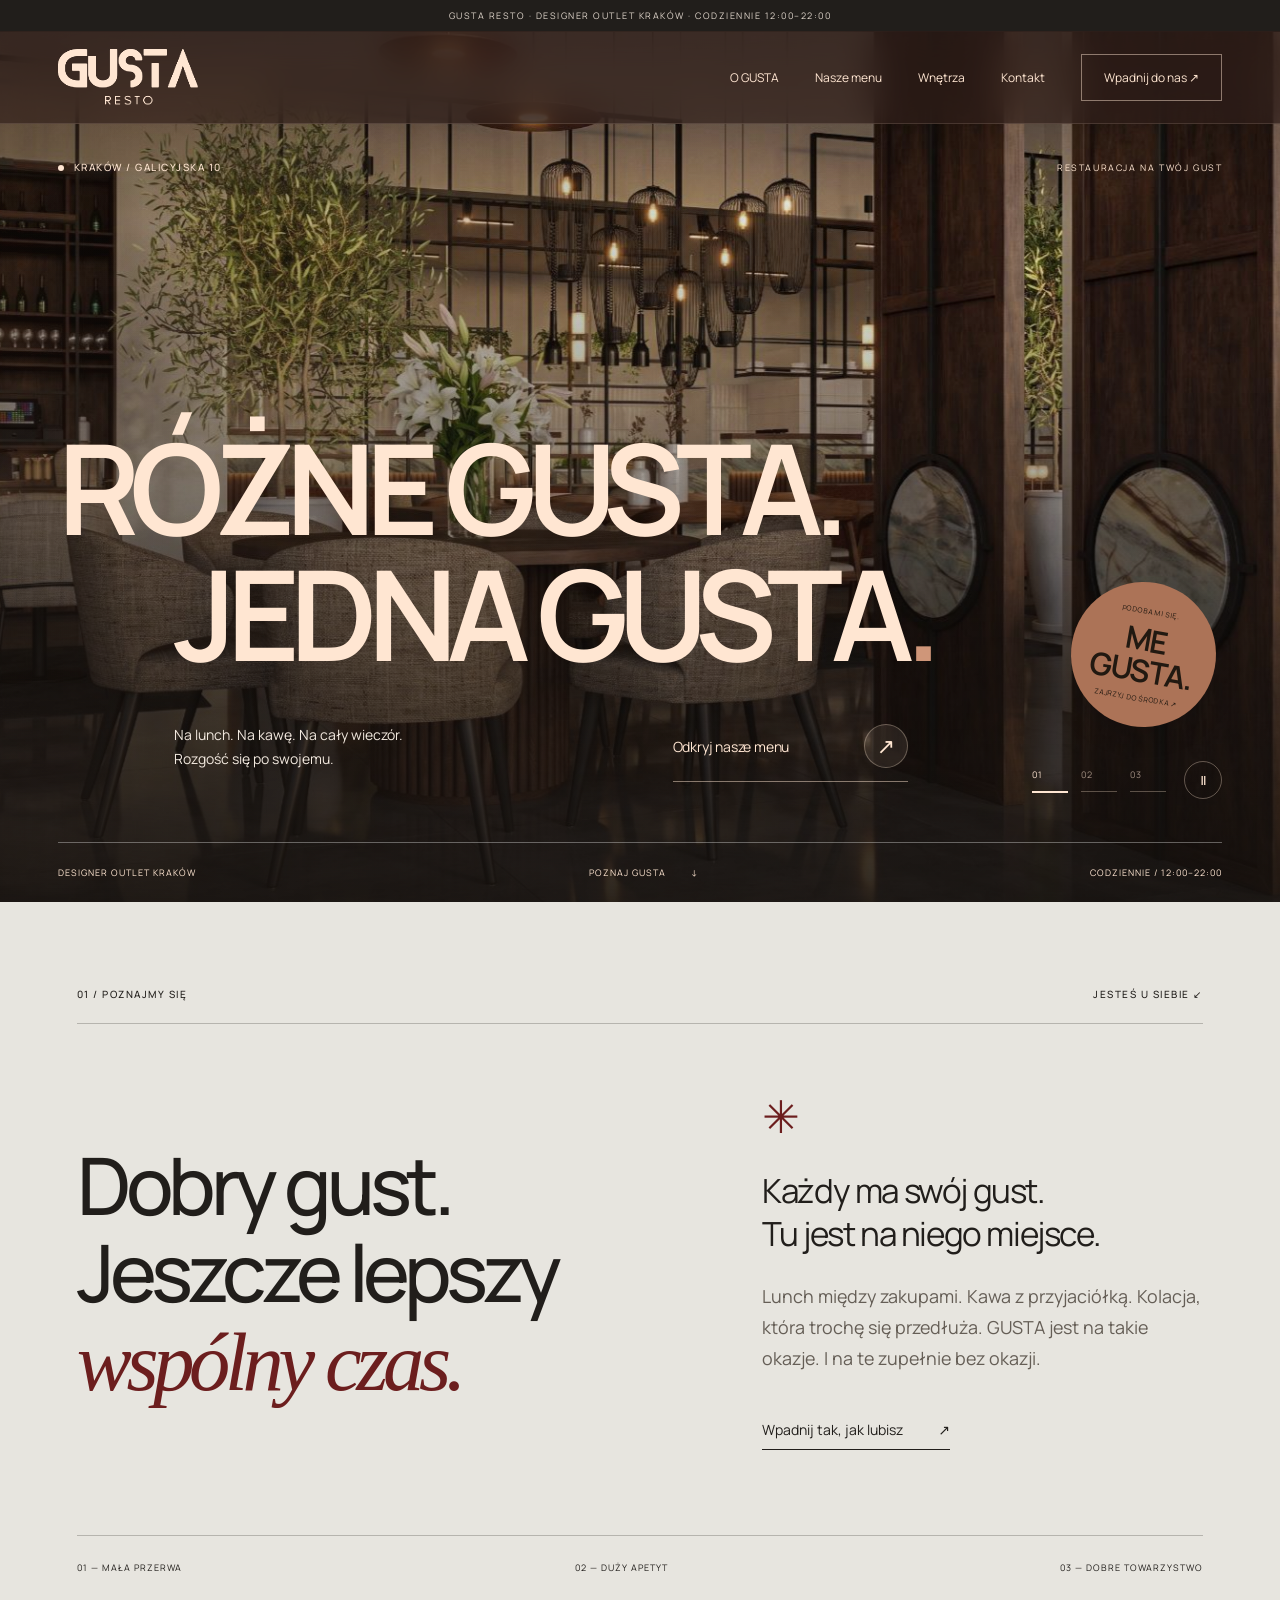
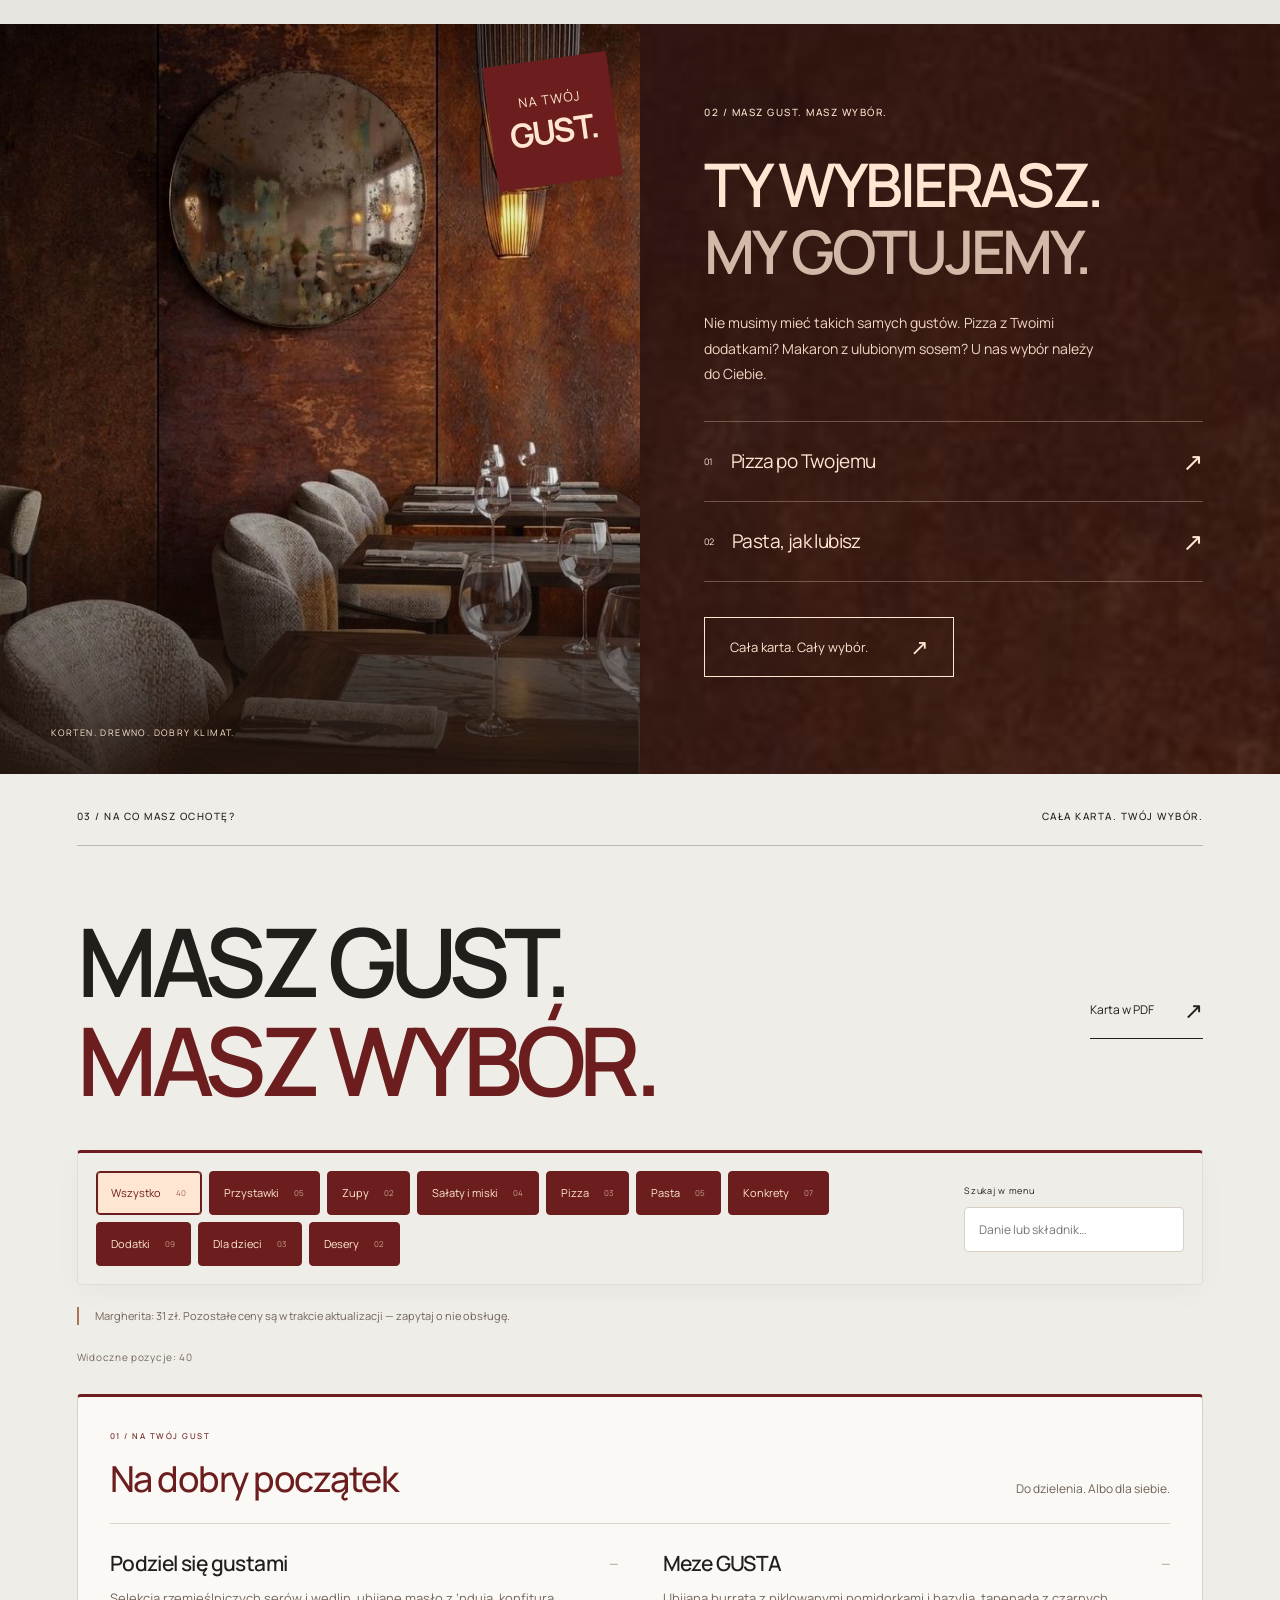
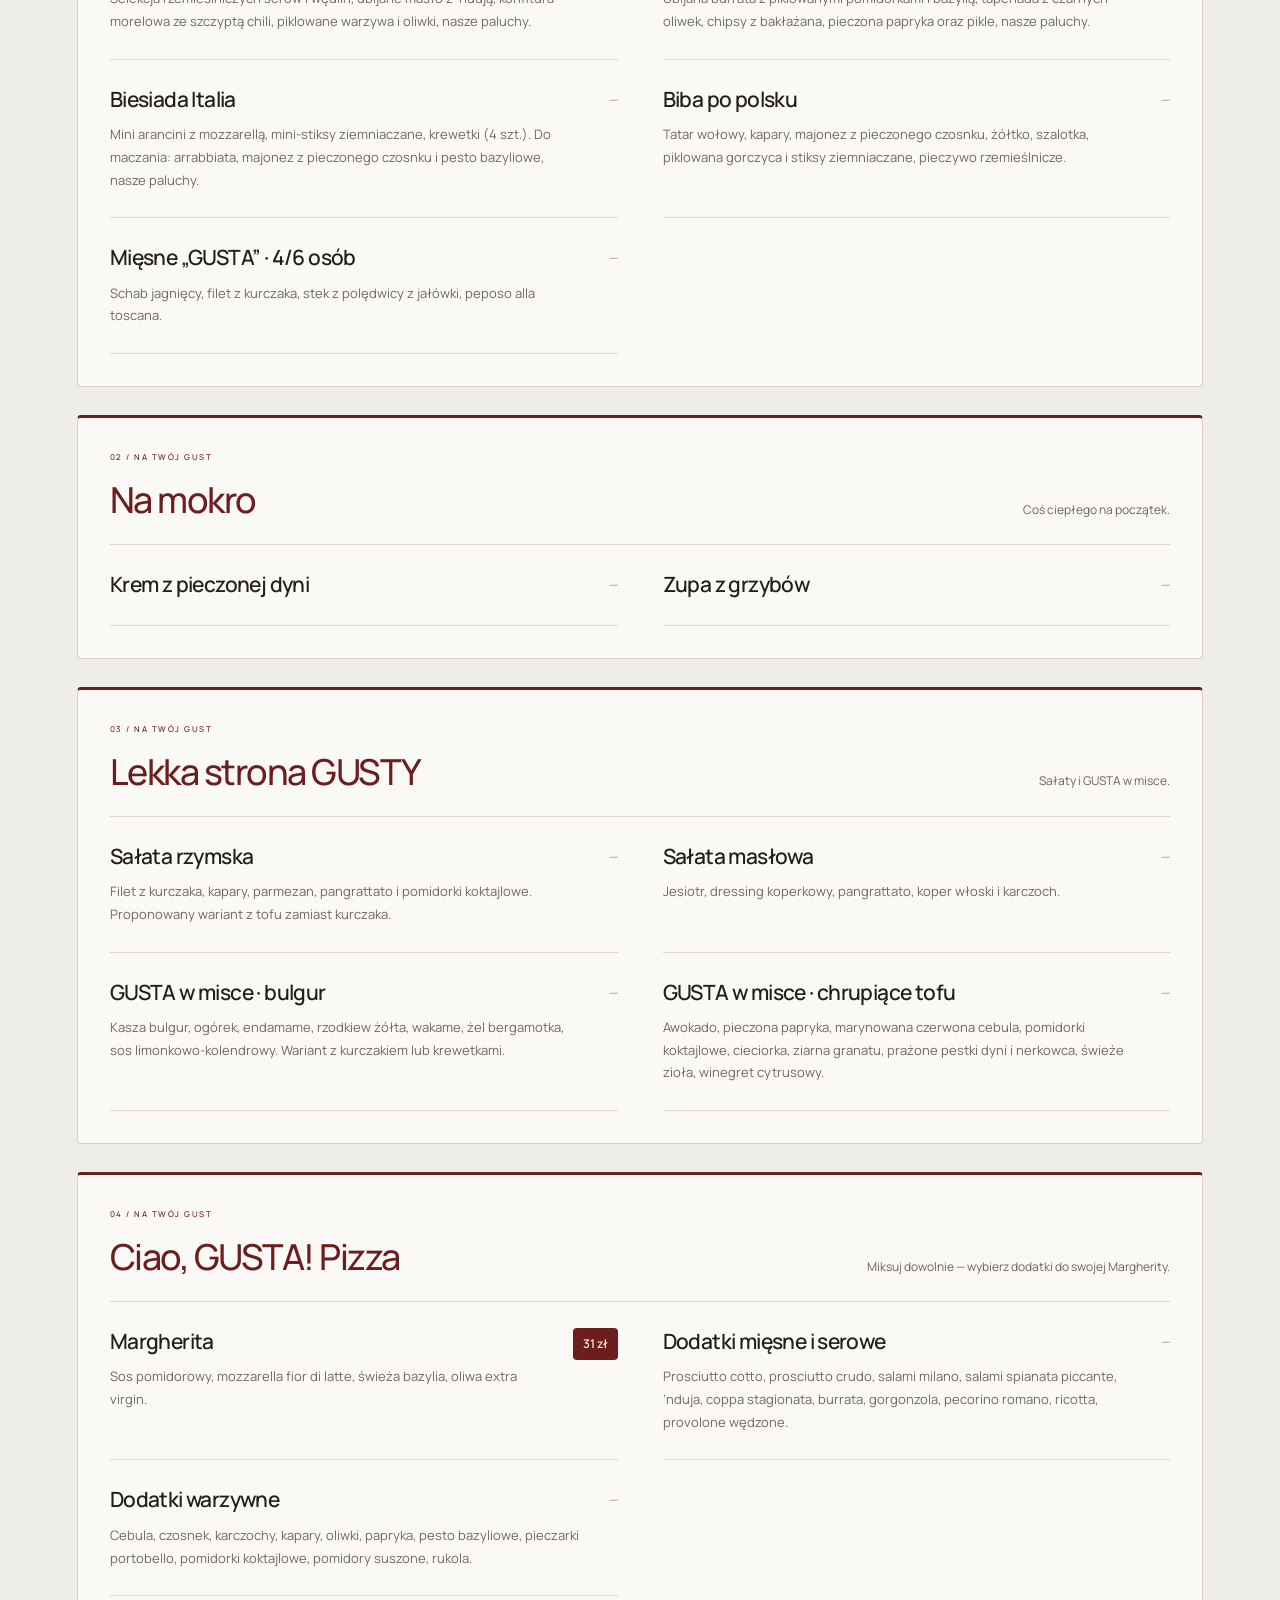
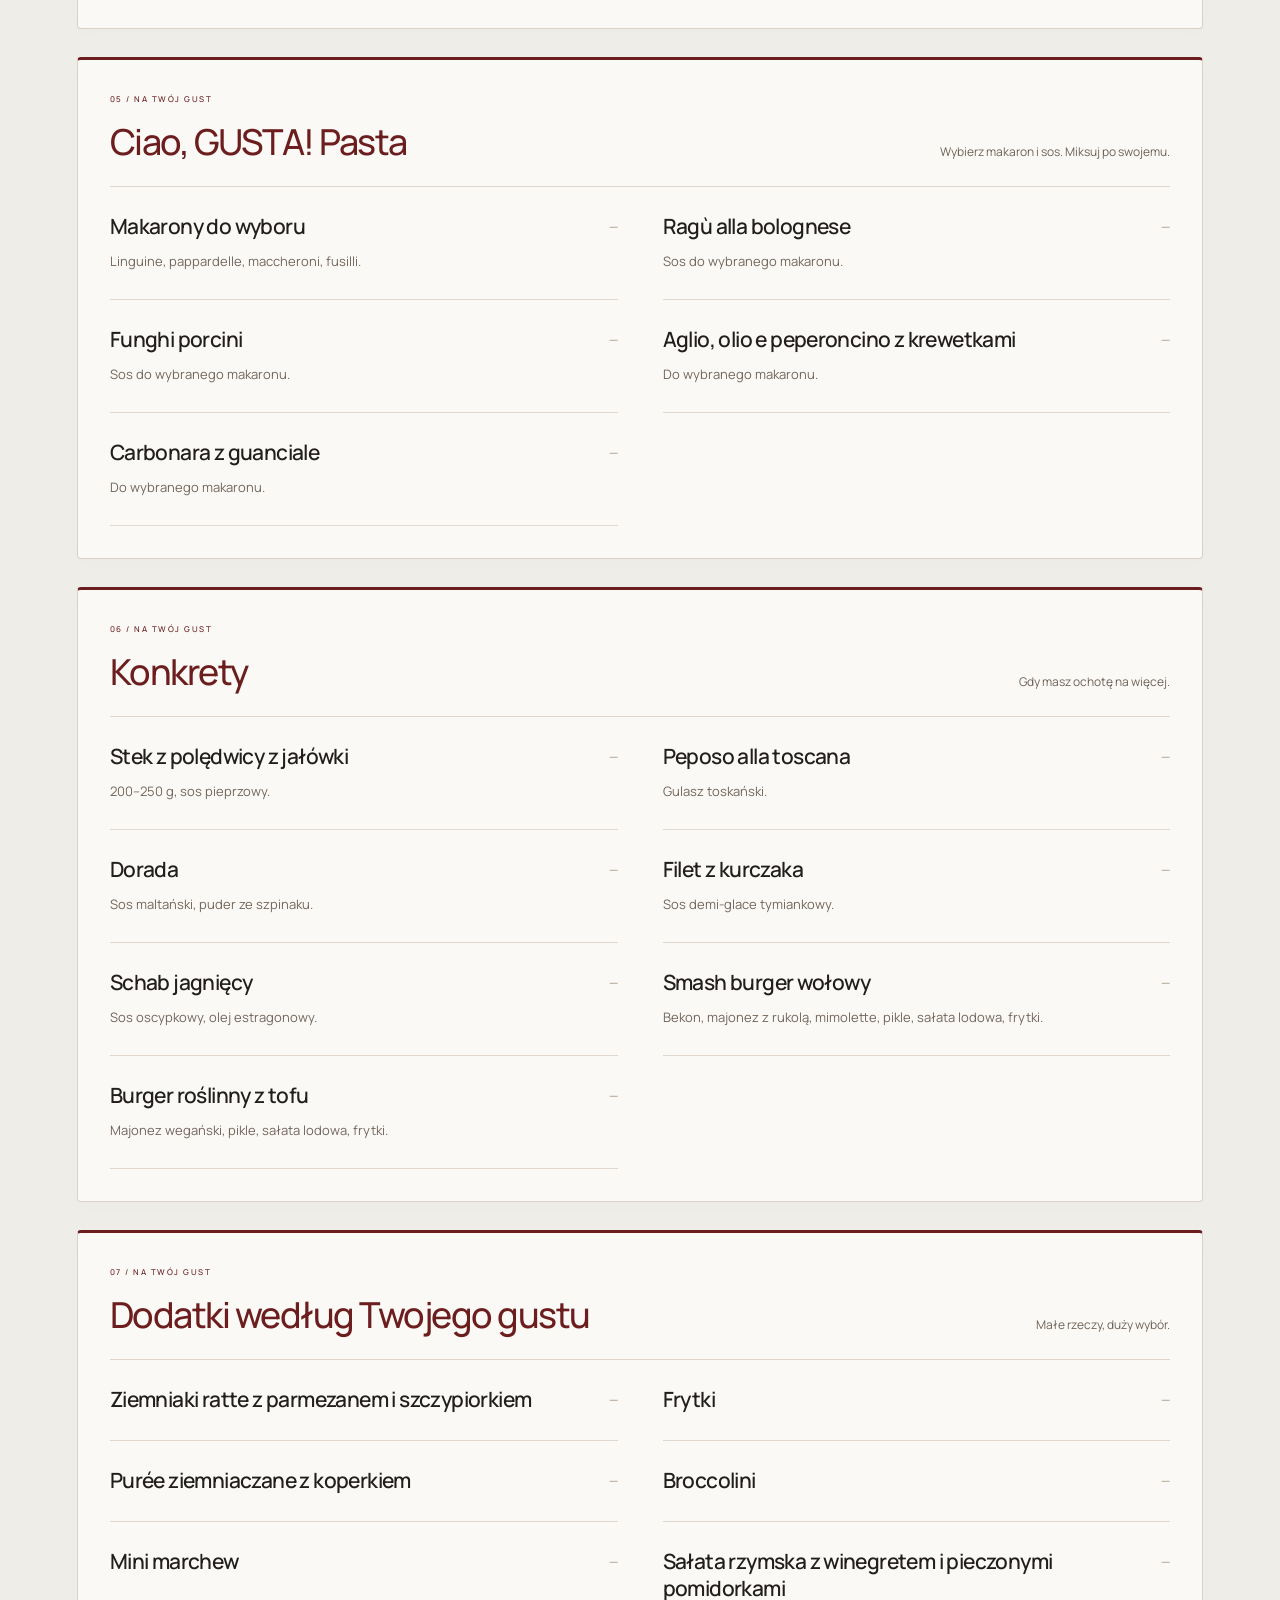
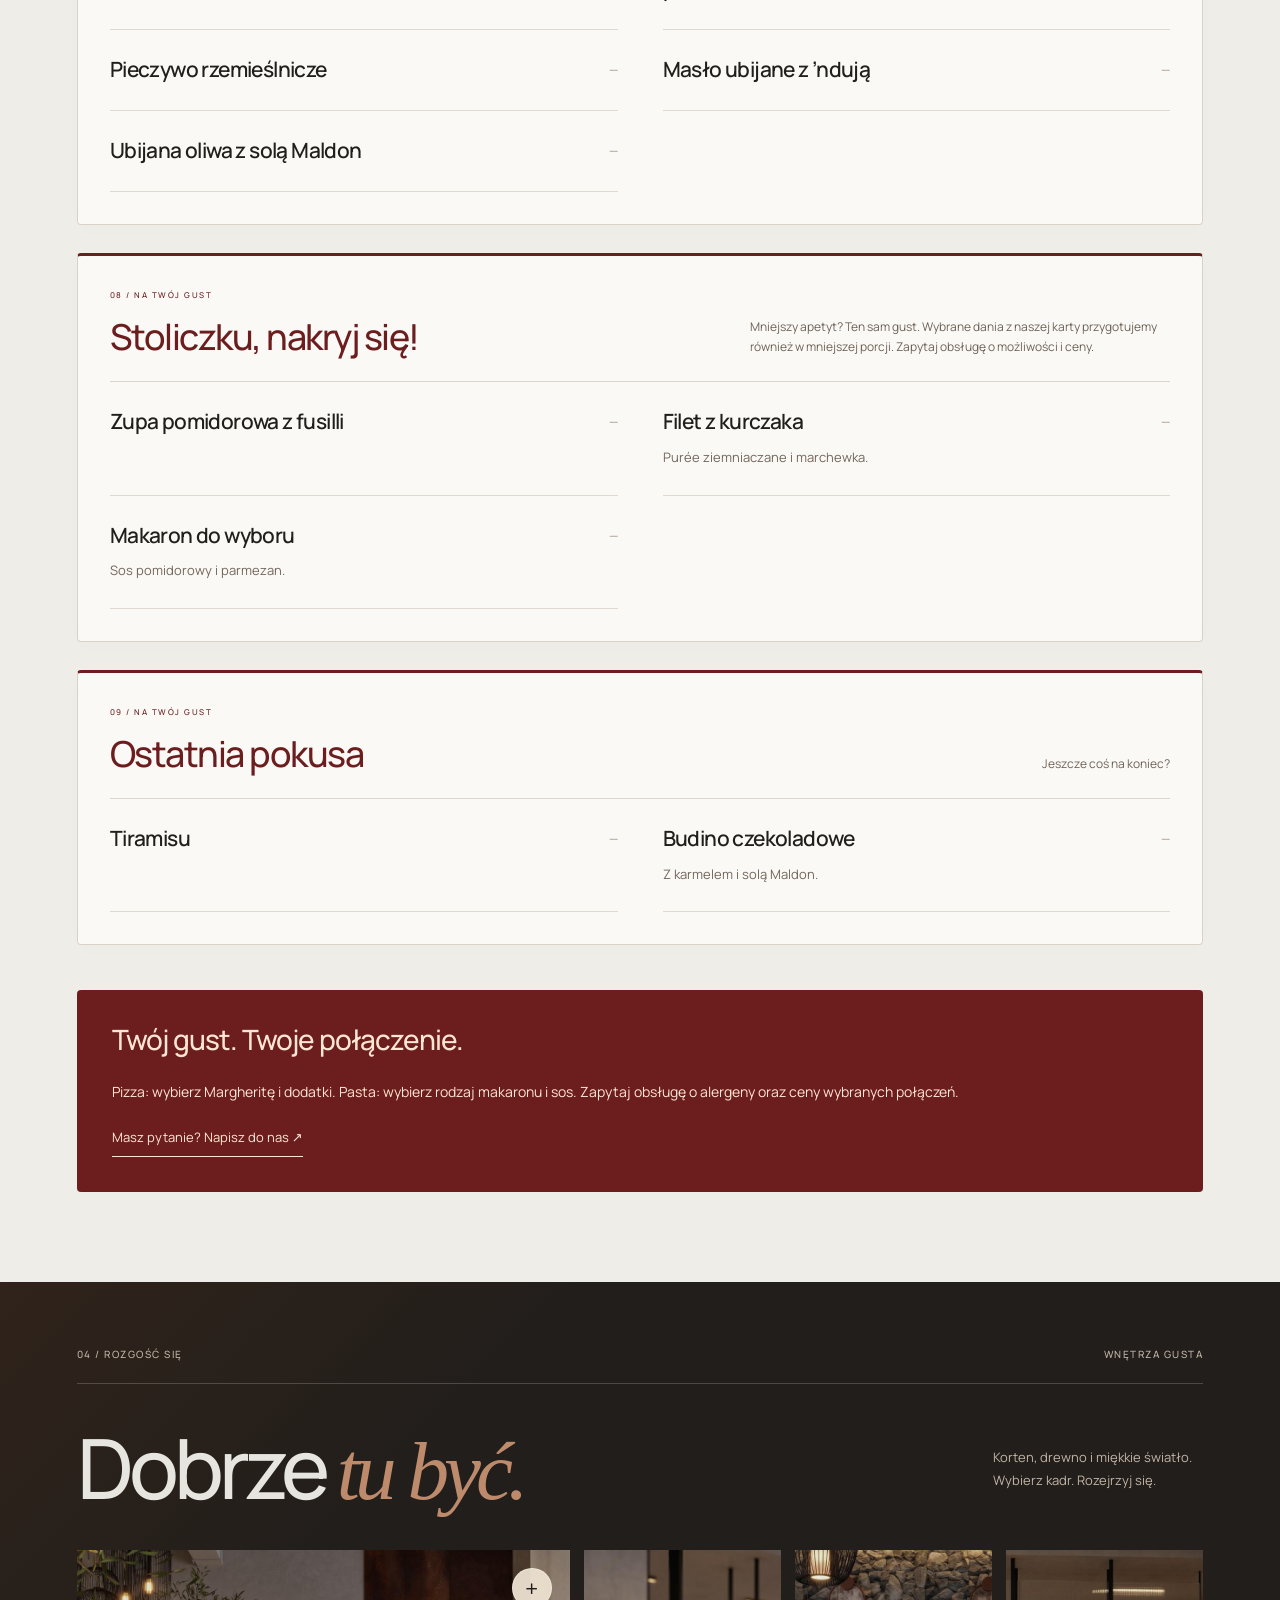
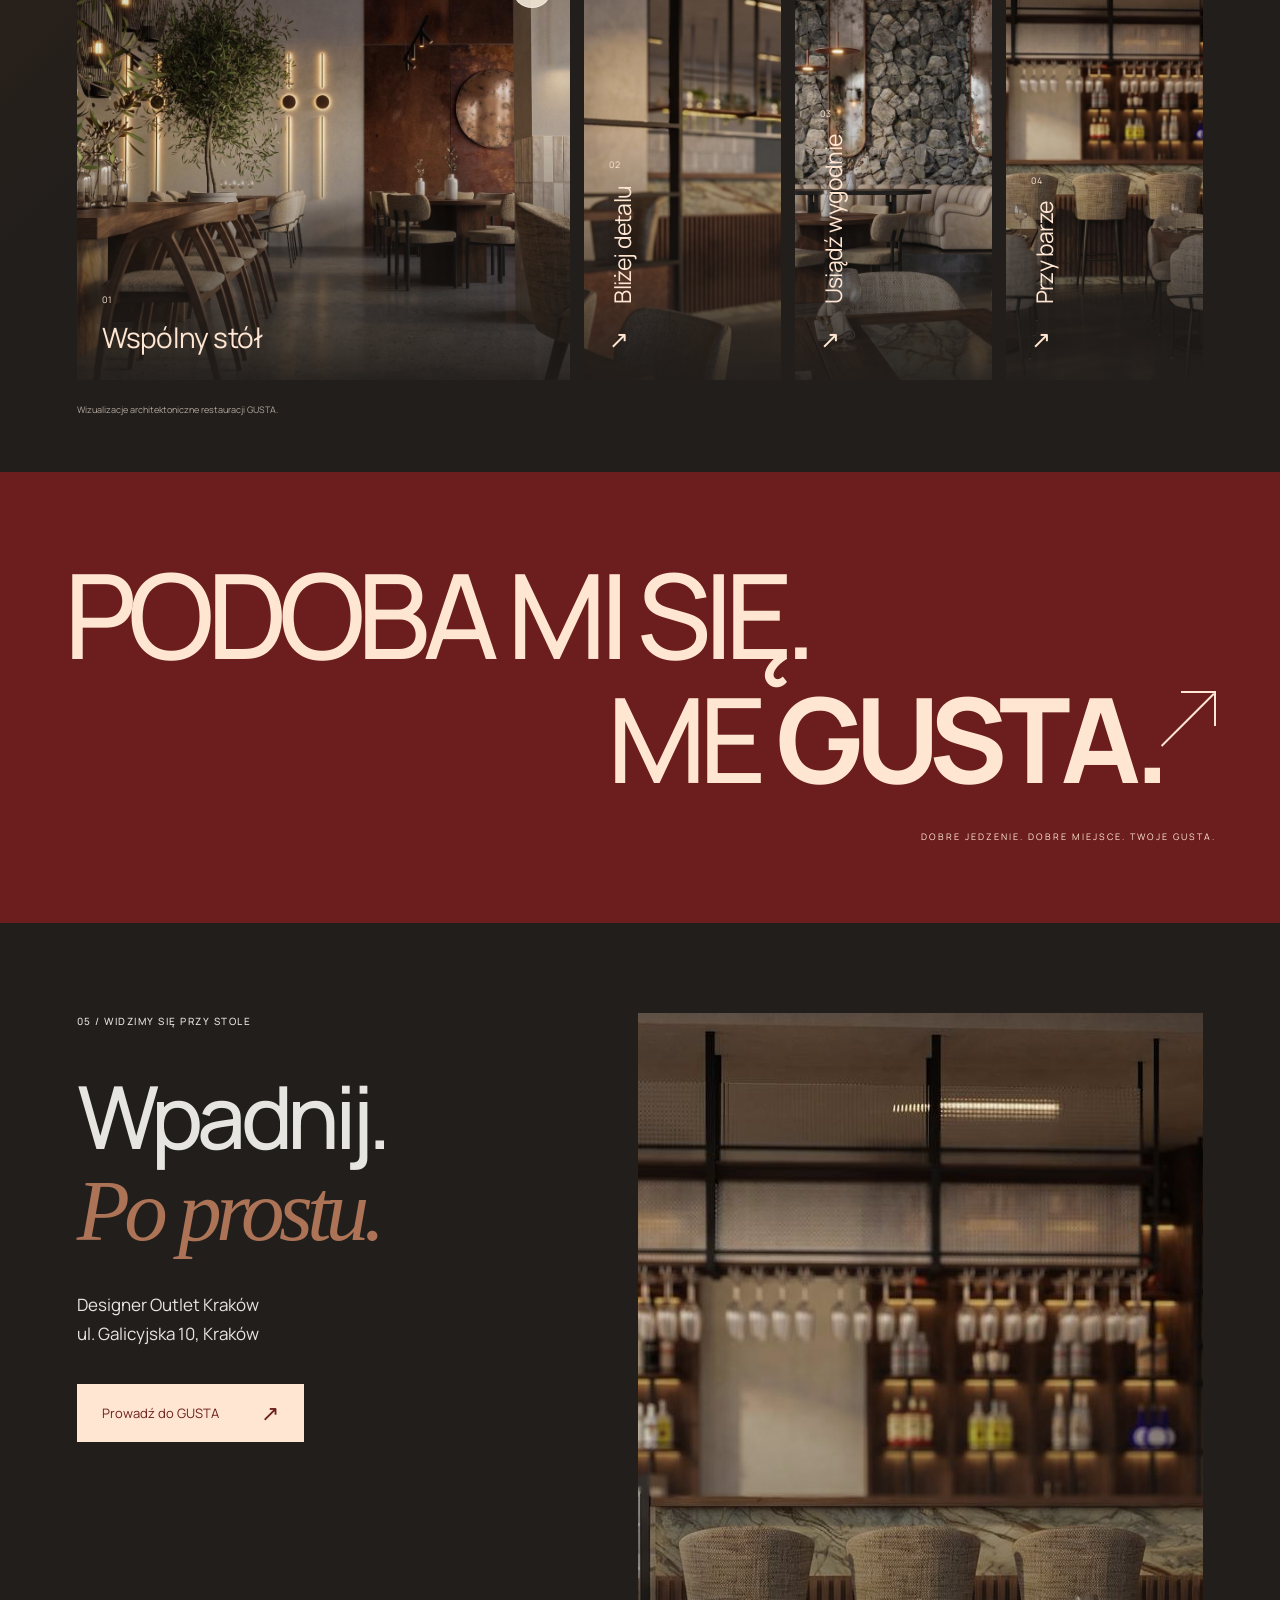
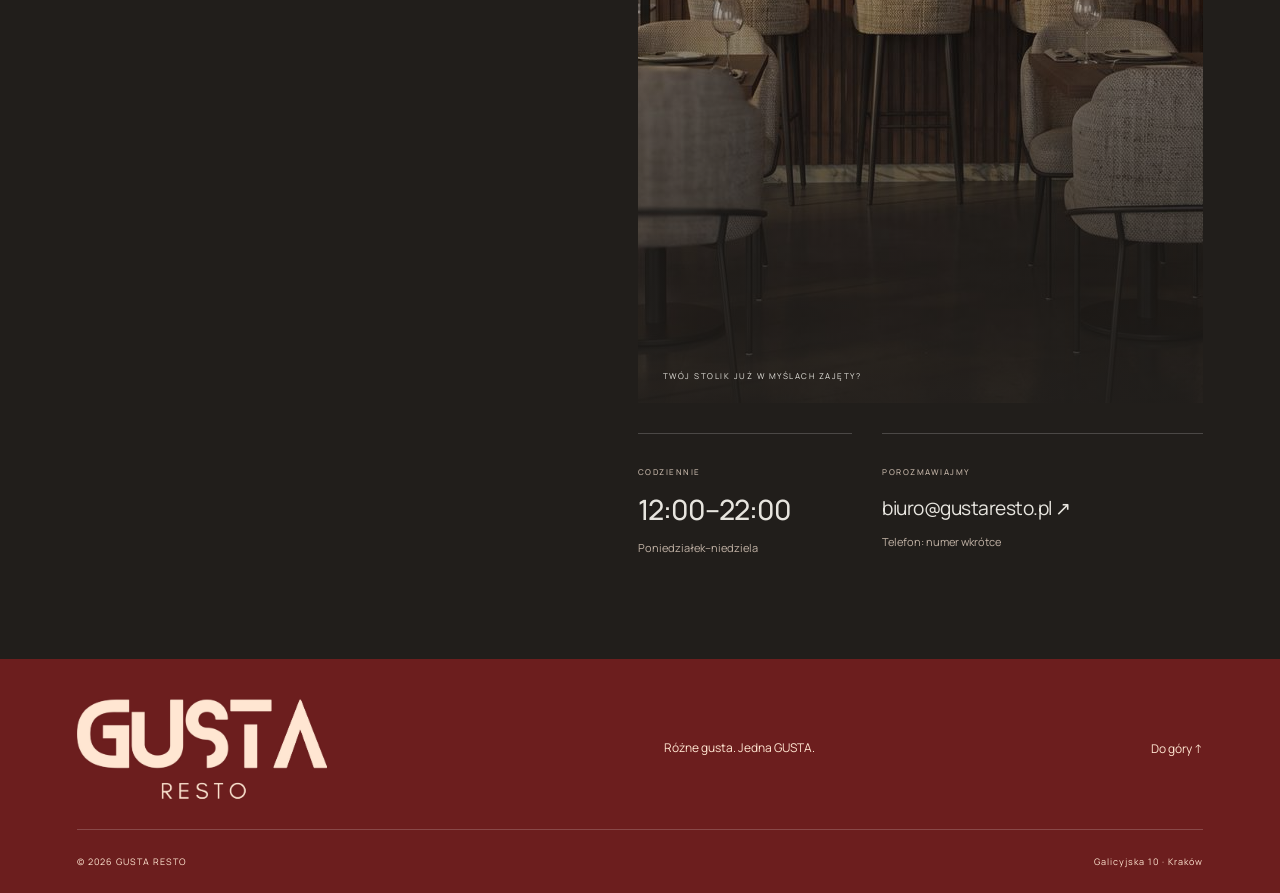
<file: index.html>
<!doctype html>
<html lang="pl"><head><meta charset="utf-8"><meta name="viewport" content="width=device-width,initial-scale=1"><meta name="theme-color" content="#6c1e1e"><link rel="preload" href="assets/fonts/manrope-latin-wght-normal.woff2" as="font" type="font/woff2" crossorigin><title>GUSTA RESTO — Różne gusta. Jedna GUSTA. | Kraków</title><meta name="description" content="GUSTA RESTO w Designer Outlet Kraków. Wpadnij na lunch, pizzę, makaron lub kawę. Galicyjska 10, codziennie 12:00–22:00."><link rel="stylesheet" href="styles.css?v=5"><script src="app.js?v=5" defer></script></head>
<body class="home"><svg width="0" height="0" aria-hidden="true" style="position:absolute;pointer-events:none"><defs><filter id="header-logo" color-interpolation-filters="sRGB"><feColorMatrix type="matrix" values="0 0 0 0 1 0 0 0 0 .902 0 0 0 0 .824 .4252 1.4304 .1444 0 -.5"/></filter></defs></svg><a class="skip" href="#main">Przejdź do treści</a><div class="info-bar">GUSTA RESTO · DESIGNER OUTLET KRAKÓW · CODZIENNIE 12:00–22:00</div>
<header><a class="wordmark" href="#" aria-label="GUSTA RESTO — strona główna"><span class="brand-logo"><img src="assets/brand/logo-burgundy.png" width="3553" height="3553" alt="GUSTA RESTO"></span></a><button class="nav-toggle" aria-expanded="false" aria-controls="navigation">Menu <span>☰</span></button><nav id="navigation" aria-label="Nawigacja główna"><a href="#o-nas">O GUSTA</a><a href="#menu">Nasze menu</a><a href="#wnetrza">Wnętrza</a><a href="#kontakt">Kontakt</a><a class="nav-visit" href="#lokalizacja">Wpadnij do nas ↗</a></nav></header>
<main id="main">
<section class="hero" aria-labelledby="hero-heading">
<div class="hero-photo" aria-label="Wizualizacje restauracji GUSTA"><div class="hero-slide is-active" aria-hidden="false"><img src="assets/interiors/sala-glowna.jpeg" width="1600" height="990" fetchpriority="high" alt="Sala GUSTA ze wspólnym stołem, oliwnym drzewkiem i ciepłym światłem lamp."></div><div class="hero-slide" aria-hidden="true"><img src="assets/interiors/wspolny-stol.jpeg" width="1600" height="990" decoding="async" alt="Drewniany wspólny stół i kortenowa ściana z lustrem."></div><div class="hero-slide" aria-hidden="true"><img src="assets/interiors/bar.jpeg" width="1600" height="990" decoding="async" alt="Bar GUSTA z kamiennym frontem i tapicerowanymi hokerami."></div></div><div class="hero-topline"><p class="eyebrow"><span class="status-dot"></span> KRAKÓW / GALICYJSKA 10</p><span>RESTAURACJA NA TWÓJ GUST</span></div>
<div class="hero-copy"><h1 id="hero-heading"><span>RÓŻNE GUSTA.</span><span>JEDNA GUSTA<span class="hero-dot">.</span></span></h1><div class="hero-description"><p>Na lunch. Na kawę. Na cały wieczór.<br>Rozgość się po swojemu.</p><a class="hero-menu-link" href="#menu"><span>Odkryj nasze menu</span><span class="hero-link-arrow" aria-hidden="true">↗</span></a></div></div>
<a class="hero-seal" href="#wnetrza" aria-label="Zobacz wnętrza GUSTA"><span>PODOBA MI SIĘ.</span><b>ME<br>GUSTA.</b><span>ZAJRZYJ DO ŚRODKA ↗</span></a>
<div hidden class="hero-playback" aria-label="Sterowanie pokazem zdjęć"><div class="hero-dots" role="group" aria-label="Wybierz kadr hero"><button type="button" data-hero-slide="0" aria-label="Kadr 1 z 3" aria-pressed="true"><span>01</span><i></i></button><button type="button" data-hero-slide="1" aria-label="Kadr 2 z 3" aria-pressed="false"><span>02</span><i></i></button><button type="button" data-hero-slide="2" aria-label="Kadr 3 z 3" aria-pressed="false"><span>03</span><i></i></button></div><button class="hero-pause" type="button" aria-label="Wstrzymaj pokaz zdjęć"><span aria-hidden="true">Ⅱ</span></button></div><div class="hero-bottom"><span>DESIGNER OUTLET KRAKÓW</span><a href="#o-nas">POZNAJ GUSTA <span aria-hidden="true">↓</span></a><span>CODZIENNIE / 12:00–22:00</span></div>
</section>
<section id="o-nas" class="about section">
<div class="section-index"><span>01 / POZNAJMY SIĘ</span><span>JESTEŚ U SIEBIE ↙</span></div>
<div class="about-layout"><h2 class="reveal">Dobry gust.<br>Jeszcze lepszy<br><em>wspólny czas.</em></h2><div class="about-copy reveal"><span class="small-star" aria-hidden="true">✳</span><p class="lead">Każdy ma swój gust.<br>Tu jest na niego miejsce.</p><p>Lunch między zakupami. Kawa z przyjaciółką. Kolacja, która trochę się przedłuża. GUSTA jest na takie okazje. I na te zupełnie bez okazji.</p><a class="text-link" href="#lokalizacja">Wpadnij tak, jak lubisz <span aria-hidden="true">↗</span></a></div></div>
<div class="occasion-row"><span>01 — MAŁA PRZERWA</span><span>02 — DUŻY APETYT</span><span>03 — DOBRE TOWARZYSTWO</span></div>
</section>
<section class="choice" aria-labelledby="choice-heading">
<div class="choice-visual"><img src="assets/interiors/sciana-kortenowa.jpeg" width="1312" height="812" loading="lazy" alt="Ciepła kortenowa ściana, okrągłe lustro i wygodne miejsca przy stole — wizualizacja GUSTA."><span class="image-note">KORTEN. DREWNO. DOBRY KLIMAT.</span><div class="choice-stamp" aria-hidden="true">NA TWÓJ<br><b>GUST.</b></div></div>
<div class="choice-copy corten-surface"><p class="eyebrow">02 / MASZ GUST. MASZ WYBÓR.</p><h2 id="choice-heading" class="reveal">TY WYBIERASZ.<br><span>MY GOTUJEMY.</span></h2><p>Nie musimy mieć takich samych gustów. Pizza z Twoimi dodatkami? Makaron z ulubionym sosem? U nas wybór należy do Ciebie.</p><div class="choice-links"><a href="#pizza"><span>01</span><strong>Pizza po Twojemu</strong><span class="arrow">↗</span></a><a href="#pasta"><span>02</span><strong>Pasta, jak lubisz</strong><span class="arrow">↗</span></a></div><a class="button outline" href="#menu">Cała karta. Cały wybór. <span class="arrow">↗</span></a></div>
</section>
<section id="menu" class="full-menu section home-menu" aria-label="Karta dań"><div class="section-index"><span>03 / NA CO MASZ OCHOTĘ?</span><span>CAŁA KARTA. TWÓJ WYBÓR.</span></div><div class="menu-intro"><h2>MASZ GUST.<br><span>MASZ WYBÓR.</span></h2><a class="menu-pdf" href="assets/menu.pdf" target="_blank" rel="noopener">Karta w PDF <span>↗</span></a></div><div class="menu-tools"><div class="filters" role="group" aria-label="Kategorie menu"><button class="active" data-category="all" aria-pressed="true">Wszystko<span class="category-count" aria-hidden="true">40</span></button><button data-category="poczatek" aria-pressed="false">Przystawki<span class="category-count" aria-hidden="true">05</span></button><button data-category="zupy" aria-pressed="false">Zupy<span class="category-count" aria-hidden="true">02</span></button><button data-category="salaty" aria-pressed="false">Sałaty i miski<span class="category-count" aria-hidden="true">04</span></button><button data-category="pizza" aria-pressed="false">Pizza<span class="category-count" aria-hidden="true">03</span></button><button data-category="pasta" aria-pressed="false">Pasta<span class="category-count" aria-hidden="true">05</span></button><button data-category="konkrety" aria-pressed="false">Konkrety<span class="category-count" aria-hidden="true">07</span></button><button data-category="dodatki" aria-pressed="false">Dodatki<span class="category-count" aria-hidden="true">09</span></button><button data-category="dzieci" aria-pressed="false">Dla dzieci<span class="category-count" aria-hidden="true">03</span></button><button data-category="desery" aria-pressed="false">Desery<span class="category-count" aria-hidden="true">02</span></button></div><label class="search"><span>Szukaj w menu</span><input type="search" id="menu-search" placeholder="Danie lub składnik…" autocomplete="off"></label></div><p class="menu-status">Margherita: 31 zł. Pozostałe ceny są w trakcie aktualizacji — zapytaj o nie obsługę.</p><p id="result-count" class="result-count" role="status" aria-live="polite"></p><div id="menu-results"><section class="menu-group" id="poczatek" data-menu-group="poczatek" aria-labelledby="heading-poczatek"><div class="menu-group-heading"><p class="eyebrow">01 / NA TWÓJ GUST</p><h2 id="heading-poczatek">Na dobry początek</h2><p>Do dzielenia. Albo dla siebie.</p></div><div class="menu-group-items"><article class="menu-item"><div><h3>Podziel się gustami</h3><p>Selekcja rzemieślniczych serów i wędlin, ubijane masło z ’ndują, konfitura morelowa ze szczyptą chili, piklowane warzywa i oliwki, nasze paluchy.</p></div><span class="price price-pending" aria-label="Cena: zapytaj obsługę" title="Zapytaj obsługę o aktualną cenę">—</span></article><article class="menu-item"><div><h3>Meze GUSTA</h3><p>Ubijana burrata z piklowanymi pomidorkami i bazylią, tapenada z czarnych oliwek, chipsy z bakłażana, pieczona papryka oraz pikle, nasze paluchy.</p></div><span class="price price-pending" aria-label="Cena: zapytaj obsługę" title="Zapytaj obsługę o aktualną cenę">—</span></article><article class="menu-item"><div><h3>Biesiada Italia</h3><p>Mini arancini z mozzarellą, mini-stiksy ziemniaczane, krewetki (4 szt.). Do maczania: arrabbiata, majonez z pieczonego czosnku i pesto bazyliowe, nasze paluchy.</p></div><span class="price price-pending" aria-label="Cena: zapytaj obsługę" title="Zapytaj obsługę o aktualną cenę">—</span></article><article class="menu-item"><div><h3>Biba po polsku</h3><p>Tatar wołowy, kapary, majonez z pieczonego czosnku, żółtko, szalotka, piklowana gorczyca i stiksy ziemniaczane, pieczywo rzemieślnicze.</p></div><span class="price price-pending" aria-label="Cena: zapytaj obsługę" title="Zapytaj obsługę o aktualną cenę">—</span></article><article class="menu-item"><div><h3>Mięsne „GUSTA” · 4/6 osób</h3><p>Schab jagnięcy, filet z kurczaka, stek z polędwicy z jałówki, peposo alla toscana.</p></div><span class="price price-pending" aria-label="Cena: zapytaj obsługę" title="Zapytaj obsługę o aktualną cenę">—</span></article></div></section><section class="menu-group" id="zupy" data-menu-group="zupy" aria-labelledby="heading-zupy"><div class="menu-group-heading"><p class="eyebrow">02 / NA TWÓJ GUST</p><h2 id="heading-zupy">Na mokro</h2><p>Coś ciepłego na początek.</p></div><div class="menu-group-items"><article class="menu-item"><div><h3>Krem z pieczonej dyni</h3></div><span class="price price-pending" aria-label="Cena: zapytaj obsługę" title="Zapytaj obsługę o aktualną cenę">—</span></article><article class="menu-item"><div><h3>Zupa z grzybów</h3></div><span class="price price-pending" aria-label="Cena: zapytaj obsługę" title="Zapytaj obsługę o aktualną cenę">—</span></article></div></section><section class="menu-group" id="salaty" data-menu-group="salaty" aria-labelledby="heading-salaty"><div class="menu-group-heading"><p class="eyebrow">03 / NA TWÓJ GUST</p><h2 id="heading-salaty">Lekka strona GUSTY</h2><p>Sałaty i GUSTA w misce.</p></div><div class="menu-group-items"><article class="menu-item"><div><h3>Sałata rzymska</h3><p>Filet z kurczaka, kapary, parmezan, pangrattato i pomidorki koktajlowe. Proponowany wariant z tofu zamiast kurczaka.</p></div><span class="price price-pending" aria-label="Cena: zapytaj obsługę" title="Zapytaj obsługę o aktualną cenę">—</span></article><article class="menu-item"><div><h3>Sałata masłowa</h3><p>Jesiotr, dressing koperkowy, pangrattato, koper włoski i karczoch.</p></div><span class="price price-pending" aria-label="Cena: zapytaj obsługę" title="Zapytaj obsługę o aktualną cenę">—</span></article><article class="menu-item"><div><h3>GUSTA w misce · bulgur</h3><p>Kasza bulgur, ogórek, endamame, rzodkiew żółta, wakame, żel bergamotka, sos limonkowo-kolendrowy. Wariant z kurczakiem lub krewetkami.</p></div><span class="price price-pending" aria-label="Cena: zapytaj obsługę" title="Zapytaj obsługę o aktualną cenę">—</span></article><article class="menu-item"><div><h3>GUSTA w misce · chrupiące tofu</h3><p>Awokado, pieczona papryka, marynowana czerwona cebula, pomidorki koktajlowe, cieciorka, ziarna granatu, prażone pestki dyni i nerkowca, świeże zioła, winegret cytrusowy.</p></div><span class="price price-pending" aria-label="Cena: zapytaj obsługę" title="Zapytaj obsługę o aktualną cenę">—</span></article></div></section><section class="menu-group" id="pizza" data-menu-group="pizza" aria-labelledby="heading-pizza"><div class="menu-group-heading"><p class="eyebrow">04 / NA TWÓJ GUST</p><h2 id="heading-pizza">Ciao, GUSTA! Pizza</h2><p>Miksuj dowolnie — wybierz dodatki do swojej Margherity.</p></div><div class="menu-group-items"><article class="menu-item"><div><h3>Margherita</h3><p>Sos pomidorowy, mozzarella fior di latte, świeża bazylia, oliwa extra virgin.</p></div><span class="price">31 zł</span></article><article class="menu-item"><div><h3>Dodatki mięsne i serowe</h3><p>Prosciutto cotto, prosciutto crudo, salami milano, salami spianata piccante, ’nduja, coppa stagionata, burrata, gorgonzola, pecorino romano, ricotta, provolone wędzone.</p></div><span class="price price-pending" aria-label="Cena: zapytaj obsługę" title="Zapytaj obsługę o aktualną cenę">—</span></article><article class="menu-item"><div><h3>Dodatki warzywne</h3><p>Cebula, czosnek, karczochy, kapary, oliwki, papryka, pesto bazyliowe, pieczarki portobello, pomidorki koktajlowe, pomidory suszone, rukola.</p></div><span class="price price-pending" aria-label="Cena: zapytaj obsługę" title="Zapytaj obsługę o aktualną cenę">—</span></article></div></section><section class="menu-group" id="pasta" data-menu-group="pasta" aria-labelledby="heading-pasta"><div class="menu-group-heading"><p class="eyebrow">05 / NA TWÓJ GUST</p><h2 id="heading-pasta">Ciao, GUSTA! Pasta</h2><p>Wybierz makaron i sos. Miksuj po swojemu.</p></div><div class="menu-group-items"><article class="menu-item"><div><h3>Makarony do wyboru</h3><p>Linguine, pappardelle, maccheroni, fusilli.</p></div><span class="price price-pending" aria-label="Cena: zapytaj obsługę" title="Zapytaj obsługę o aktualną cenę">—</span></article><article class="menu-item"><div><h3>Ragù alla bolognese</h3><p>Sos do wybranego makaronu.</p></div><span class="price price-pending" aria-label="Cena: zapytaj obsługę" title="Zapytaj obsługę o aktualną cenę">—</span></article><article class="menu-item"><div><h3>Funghi porcini</h3><p>Sos do wybranego makaronu.</p></div><span class="price price-pending" aria-label="Cena: zapytaj obsługę" title="Zapytaj obsługę o aktualną cenę">—</span></article><article class="menu-item"><div><h3>Aglio, olio e peperoncino z krewetkami</h3><p>Do wybranego makaronu.</p></div><span class="price price-pending" aria-label="Cena: zapytaj obsługę" title="Zapytaj obsługę o aktualną cenę">—</span></article><article class="menu-item"><div><h3>Carbonara z guanciale</h3><p>Do wybranego makaronu.</p></div><span class="price price-pending" aria-label="Cena: zapytaj obsługę" title="Zapytaj obsługę o aktualną cenę">—</span></article></div></section><section class="menu-group" id="konkrety" data-menu-group="konkrety" aria-labelledby="heading-konkrety"><div class="menu-group-heading"><p class="eyebrow">06 / NA TWÓJ GUST</p><h2 id="heading-konkrety">Konkrety</h2><p>Gdy masz ochotę na więcej.</p></div><div class="menu-group-items"><article class="menu-item"><div><h3>Stek z polędwicy z jałówki</h3><p>200–250 g, sos pieprzowy.</p></div><span class="price price-pending" aria-label="Cena: zapytaj obsługę" title="Zapytaj obsługę o aktualną cenę">—</span></article><article class="menu-item"><div><h3>Peposo alla toscana</h3><p>Gulasz toskański.</p></div><span class="price price-pending" aria-label="Cena: zapytaj obsługę" title="Zapytaj obsługę o aktualną cenę">—</span></article><article class="menu-item"><div><h3>Dorada</h3><p>Sos maltański, puder ze szpinaku.</p></div><span class="price price-pending" aria-label="Cena: zapytaj obsługę" title="Zapytaj obsługę o aktualną cenę">—</span></article><article class="menu-item"><div><h3>Filet z kurczaka</h3><p>Sos demi-glace tymiankowy.</p></div><span class="price price-pending" aria-label="Cena: zapytaj obsługę" title="Zapytaj obsługę o aktualną cenę">—</span></article><article class="menu-item"><div><h3>Schab jagnięcy</h3><p>Sos oscypkowy, olej estragonowy.</p></div><span class="price price-pending" aria-label="Cena: zapytaj obsługę" title="Zapytaj obsługę o aktualną cenę">—</span></article><article class="menu-item"><div><h3>Smash burger wołowy</h3><p>Bekon, majonez z rukolą, mimolette, pikle, sałata lodowa, frytki.</p></div><span class="price price-pending" aria-label="Cena: zapytaj obsługę" title="Zapytaj obsługę o aktualną cenę">—</span></article><article class="menu-item"><div><h3>Burger roślinny z tofu</h3><p>Majonez wegański, pikle, sałata lodowa, frytki.</p></div><span class="price price-pending" aria-label="Cena: zapytaj obsługę" title="Zapytaj obsługę o aktualną cenę">—</span></article></div></section><section class="menu-group" id="dodatki" data-menu-group="dodatki" aria-labelledby="heading-dodatki"><div class="menu-group-heading"><p class="eyebrow">07 / NA TWÓJ GUST</p><h2 id="heading-dodatki">Dodatki według Twojego gustu</h2><p>Małe rzeczy, duży wybór.</p></div><div class="menu-group-items"><article class="menu-item"><div><h3>Ziemniaki ratte z parmezanem i szczypiorkiem</h3></div><span class="price price-pending" aria-label="Cena: zapytaj obsługę" title="Zapytaj obsługę o aktualną cenę">—</span></article><article class="menu-item"><div><h3>Frytki</h3></div><span class="price price-pending" aria-label="Cena: zapytaj obsługę" title="Zapytaj obsługę o aktualną cenę">—</span></article><article class="menu-item"><div><h3>Purée ziemniaczane z koperkiem</h3></div><span class="price price-pending" aria-label="Cena: zapytaj obsługę" title="Zapytaj obsługę o aktualną cenę">—</span></article><article class="menu-item"><div><h3>Broccolini</h3></div><span class="price price-pending" aria-label="Cena: zapytaj obsługę" title="Zapytaj obsługę o aktualną cenę">—</span></article><article class="menu-item"><div><h3>Mini marchew</h3></div><span class="price price-pending" aria-label="Cena: zapytaj obsługę" title="Zapytaj obsługę o aktualną cenę">—</span></article><article class="menu-item"><div><h3>Sałata rzymska z winegretem i pieczonymi pomidorkami</h3></div><span class="price price-pending" aria-label="Cena: zapytaj obsługę" title="Zapytaj obsługę o aktualną cenę">—</span></article><article class="menu-item"><div><h3>Pieczywo rzemieślnicze</h3></div><span class="price price-pending" aria-label="Cena: zapytaj obsługę" title="Zapytaj obsługę o aktualną cenę">—</span></article><article class="menu-item"><div><h3>Masło ubijane z ’ndują</h3></div><span class="price price-pending" aria-label="Cena: zapytaj obsługę" title="Zapytaj obsługę o aktualną cenę">—</span></article><article class="menu-item"><div><h3>Ubijana oliwa z solą Maldon</h3></div><span class="price price-pending" aria-label="Cena: zapytaj obsługę" title="Zapytaj obsługę o aktualną cenę">—</span></article></div></section><section class="menu-group" id="dzieci" data-menu-group="dzieci" aria-labelledby="heading-dzieci"><div class="menu-group-heading"><p class="eyebrow">08 / NA TWÓJ GUST</p><h2 id="heading-dzieci">Stoliczku, nakryj się!</h2><p>Mniejszy apetyt? Ten sam gust. Wybrane dania z naszej karty przygotujemy również w mniejszej porcji. Zapytaj obsługę o możliwości i ceny.</p></div><div class="menu-group-items"><article class="menu-item"><div><h3>Zupa pomidorowa z fusilli</h3></div><span class="price price-pending" aria-label="Cena: zapytaj obsługę" title="Zapytaj obsługę o aktualną cenę">—</span></article><article class="menu-item"><div><h3>Filet z kurczaka</h3><p>Purée ziemniaczane i marchewka.</p></div><span class="price price-pending" aria-label="Cena: zapytaj obsługę" title="Zapytaj obsługę o aktualną cenę">—</span></article><article class="menu-item"><div><h3>Makaron do wyboru</h3><p>Sos pomidorowy i parmezan.</p></div><span class="price price-pending" aria-label="Cena: zapytaj obsługę" title="Zapytaj obsługę o aktualną cenę">—</span></article></div></section><section class="menu-group" id="desery" data-menu-group="desery" aria-labelledby="heading-desery"><div class="menu-group-heading"><p class="eyebrow">09 / NA TWÓJ GUST</p><h2 id="heading-desery">Ostatnia pokusa</h2><p>Jeszcze coś na koniec?</p></div><div class="menu-group-items"><article class="menu-item"><div><h3>Tiramisu</h3></div><span class="price price-pending" aria-label="Cena: zapytaj obsługę" title="Zapytaj obsługę o aktualną cenę">—</span></article><article class="menu-item"><div><h3>Budino czekoladowe</h3><p>Z karmelem i solą Maldon.</p></div><span class="price price-pending" aria-label="Cena: zapytaj obsługę" title="Zapytaj obsługę o aktualną cenę">—</span></article></div></section></div><p class="empty" id="menu-empty" hidden>Brak wyników. Spróbuj innej nazwy lub wybierz „Wszystko”.</p><aside class="menu-help"><h3>Twój gust. Twoje połączenie.</h3><p>Pizza: wybierz Margheritę i dodatki. Pasta: wybierz rodzaj makaronu i sos. Zapytaj obsługę o alergeny oraz ceny wybranych połączeń.</p><a class="text-link" href="mailto:biuro@gustaresto.pl">Masz pytanie? Napisz do nas ↗</a></aside></section><section id="wnetrza" class="interiors section"><div class="section-index"><span>04 / ROZGOŚĆ SIĘ</span><span>WNĘTRZA GUSTA</span></div><div class="interior-heading"><h2 class="reveal">Dobrze <em>tu być.</em></h2><div><p>Korten, drewno i miękkie światło.<br>Wybierz kadr. Rozejrzyj się.</p></div></div><div class="interior-panels" role="group" aria-label="Odkryj wnętrza GUSTA"><figure class="interior-panel is-expanded"><img class="panel-photo" src="assets/interiors/wspolny-stol.jpeg" width="1600" height="990" loading="lazy" decoding="async" alt="Drewniany wspólny stół, rośliny i kortenowa ściana z okrągłym lustrem."><button class="panel-toggle" type="button" aria-label="Rozwiń: Wspólny stół" aria-expanded="true" aria-controls="panel-view-0"><span class="panel-number">01</span><strong>Wspólny stół</strong><span class="panel-expand-icon" aria-hidden="true">↗</span></button><a id="panel-view-0" class="gallery-open panel-zoom" href="assets/interiors/wspolny-stol.jpeg" aria-label="Powiększ: Wspólny stół"><img src="assets/interiors/wspolny-stol.jpeg" hidden alt="Drewniany wspólny stół, rośliny i kortenowa ściana z okrągłym lustrem."><span aria-hidden="true">+</span></a><figcaption hidden><span>01 / WSPÓLNY STÓŁ</span></figcaption></figure><figure class="interior-panel"><img class="panel-photo" src="assets/interiors/korten-detal.jpeg" width="1600" height="990" loading="lazy" decoding="async" alt="Kortenowe panele i metalowe podziały przy barze."><button class="panel-toggle" type="button" aria-label="Rozwiń: Bliżej detalu" aria-expanded="false" aria-controls="panel-view-1"><span class="panel-number">02</span><strong>Bliżej detalu</strong><span class="panel-expand-icon" aria-hidden="true">↗</span></button><a id="panel-view-1" class="gallery-open panel-zoom" href="assets/interiors/korten-detal.jpeg" aria-label="Powiększ: Bliżej detalu"><img src="assets/interiors/korten-detal.jpeg" hidden alt="Kortenowe panele i metalowe podziały przy barze."><span aria-hidden="true">+</span></a><figcaption hidden><span>02 / BLIŻEJ DETALU</span></figcaption></figure><figure class="interior-panel"><img class="panel-photo" src="assets/interiors/strefa-wypoczynku.jpeg" width="1600" height="990" loading="lazy" decoding="async" alt="Tapicerowane kanapy przy kamiennej ścianie."><button class="panel-toggle" type="button" aria-label="Rozwiń: Usiądź wygodnie" aria-expanded="false" aria-controls="panel-view-2"><span class="panel-number">03</span><strong>Usiądź wygodnie</strong><span class="panel-expand-icon" aria-hidden="true">↗</span></button><a id="panel-view-2" class="gallery-open panel-zoom" href="assets/interiors/strefa-wypoczynku.jpeg" aria-label="Powiększ: Usiądź wygodnie"><img src="assets/interiors/strefa-wypoczynku.jpeg" hidden alt="Tapicerowane kanapy przy kamiennej ścianie."><span aria-hidden="true">+</span></a><figcaption hidden><span>03 / USIĄDŹ WYGODNIE</span></figcaption></figure><figure class="interior-panel"><img class="panel-photo" src="assets/interiors/bar.jpeg" width="1600" height="990" loading="lazy" decoding="async" alt="Bar GUSTA z kamiennym frontem i drewnianymi lamelami."><button class="panel-toggle" type="button" aria-label="Rozwiń: Przy barze" aria-expanded="false" aria-controls="panel-view-3"><span class="panel-number">04</span><strong>Przy barze</strong><span class="panel-expand-icon" aria-hidden="true">↗</span></button><a id="panel-view-3" class="gallery-open panel-zoom" href="assets/interiors/bar.jpeg" aria-label="Powiększ: Przy barze"><img src="assets/interiors/bar.jpeg" hidden alt="Bar GUSTA z kamiennym frontem i drewnianymi lamelami."><span aria-hidden="true">+</span></a><figcaption hidden><span>04 / PRZY BARZE</span></figcaption></figure></div><p class="gallery-note">Wizualizacje architektoniczne restauracji GUSTA.</p></section><section class="manifesto"><p>PODOBA MI SIĘ.</p><p>ME <span>GUSTA.</span><sup class="drawn-arrow" aria-hidden="true"></sup></p><span class="manifesto-caption">DOBRE JEDZENIE. DOBRE MIEJSCE. TWOJE GUSTA.</span></section>
<section id="lokalizacja" class="location section"><div class="location-copy"><p class="eyebrow">05 / WIDZIMY SIĘ PRZY STOLE</p><h2 class="reveal">Wpadnij.<br><em>Po prostu.</em></h2><p>Designer Outlet Kraków<br>ul. Galicyjska 10, Kraków</p><a class="button light" href="https://www.google.com/maps/dir/?api=1&amp;destination=Designer+Outlet+Krak%C3%B3w+Galicyjska+10" target="_blank" rel="noopener noreferrer">Prowadź do GUSTA <span class="arrow">↗</span></a></div><div class="location-right"><div class="location-photo"><img src="assets/interiors/bar.jpeg" width="1600" height="990" loading="lazy" alt="Widok na bar i salę — wizualizacja GUSTA RESTO."><span>TWÓJ STOLIK JUŻ W MYŚLACH ZAJĘTY?</span></div><div class="location-details"><div><span class="eyebrow">CODZIENNIE</span><h3>12:00–22:00</h3><p>Poniedziałek–niedziela</p></div><div id="kontakt"><span class="eyebrow">POROZMAWIAJMY</span><a class="email" href="mailto:biuro@gustaresto.pl">biuro@gustaresto.pl ↗</a><p>Telefon: numer wkrótce</p></div></div></div></section>
</main><footer><a class="wordmark" href="#"><span class="brand-logo"><img src="assets/brand/logo-burgundy.png" width="3553" height="3553" alt="GUSTA RESTO"></span></a><p>Różne gusta. Jedna GUSTA.</p><a href="#main">Do góry ↑</a><div class="footer-bottom"><span>© <span id="year">2026</span> GUSTA RESTO</span><span>Galicyjska 10 · Kraków</span></div></footer><dialog class="gallery-dialog" aria-label="Galeria wizualizacji wnętrza GUSTA"><div class="gallery-toolbar"><span id="gallery-counter"></span><button type="button" class="gallery-close" aria-label="Zamknij galerię">Zamknij ×</button></div><div class="gallery-view"><button type="button" class="gallery-prev" aria-label="Poprzednia wizualizacja">←</button><figure><img id="gallery-image" alt=""><figcaption id="gallery-caption"></figcaption></figure><button type="button" class="gallery-next" aria-label="Następna wizualizacja">→</button></div><p class="gallery-hint">Wizualizacje architektoniczne GUSTA · użyj strzałek lub klawisza Escape</p></dialog></body></html>
</file>
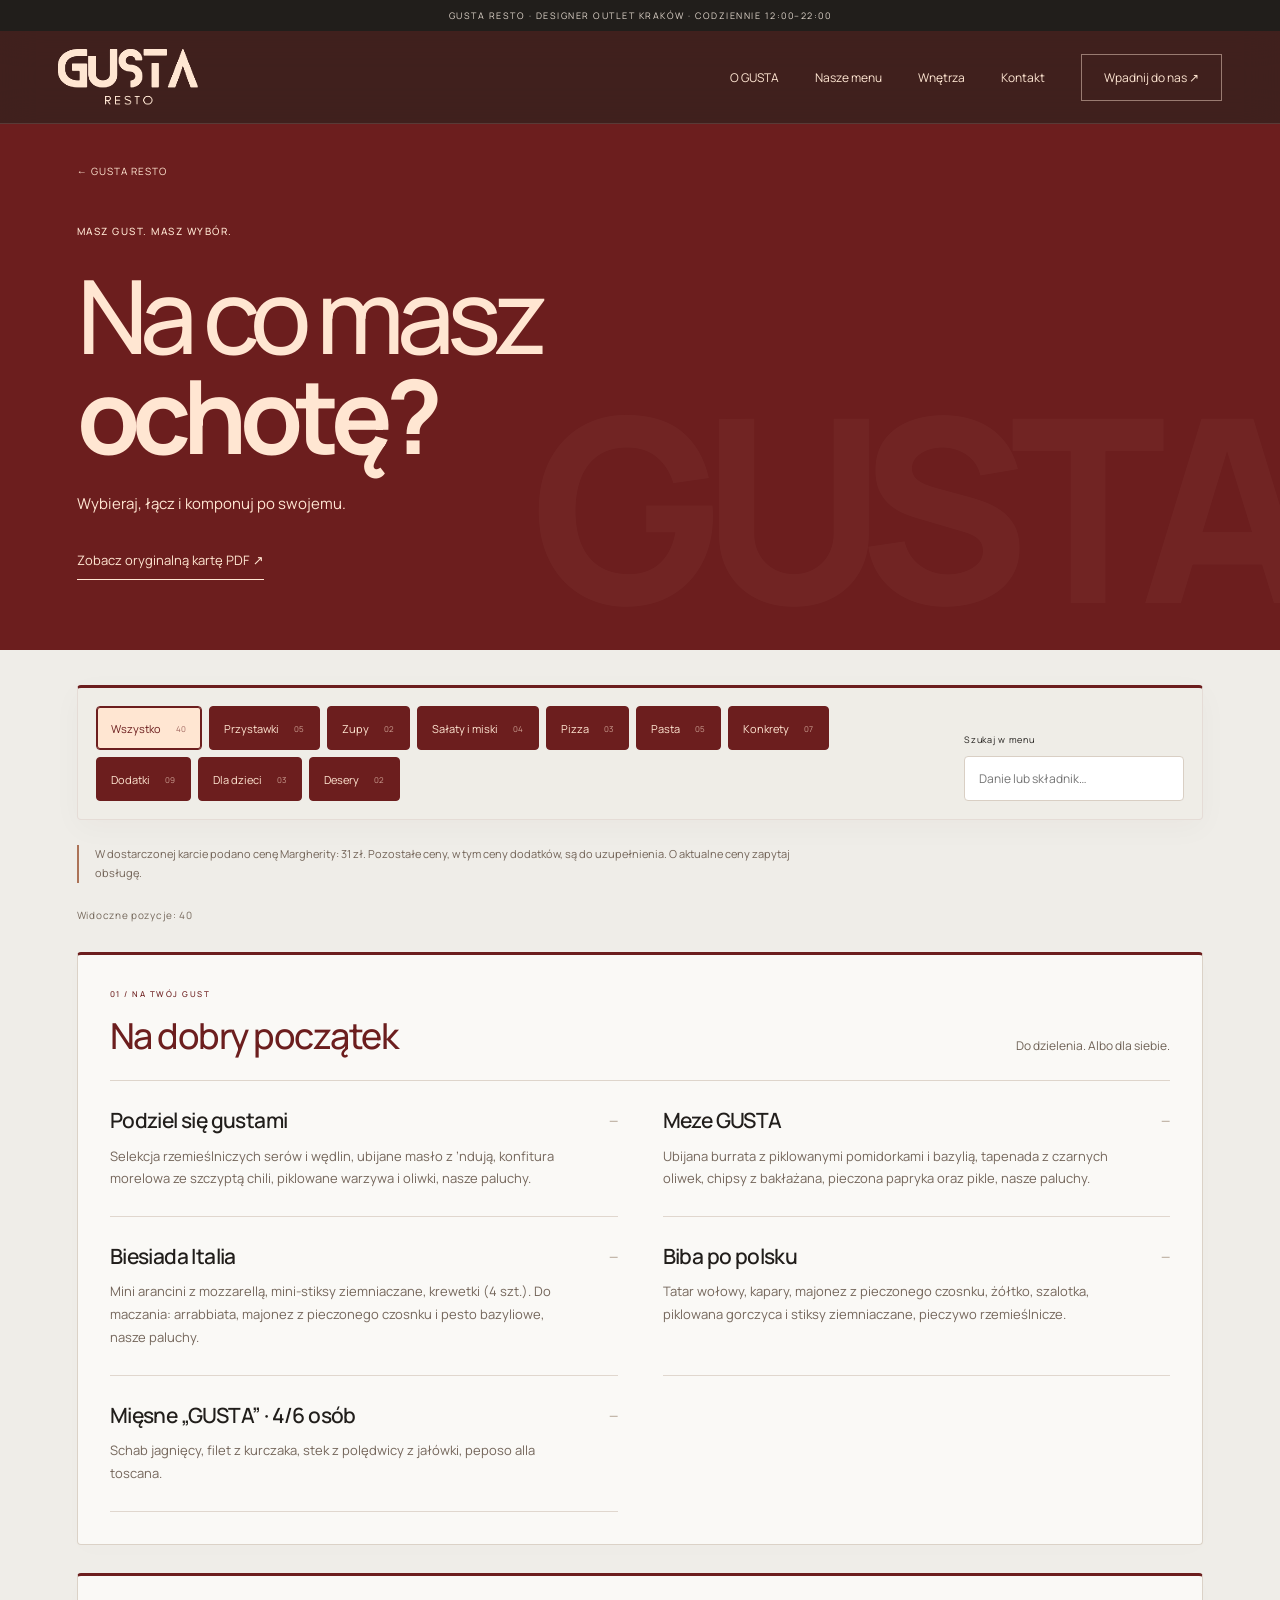
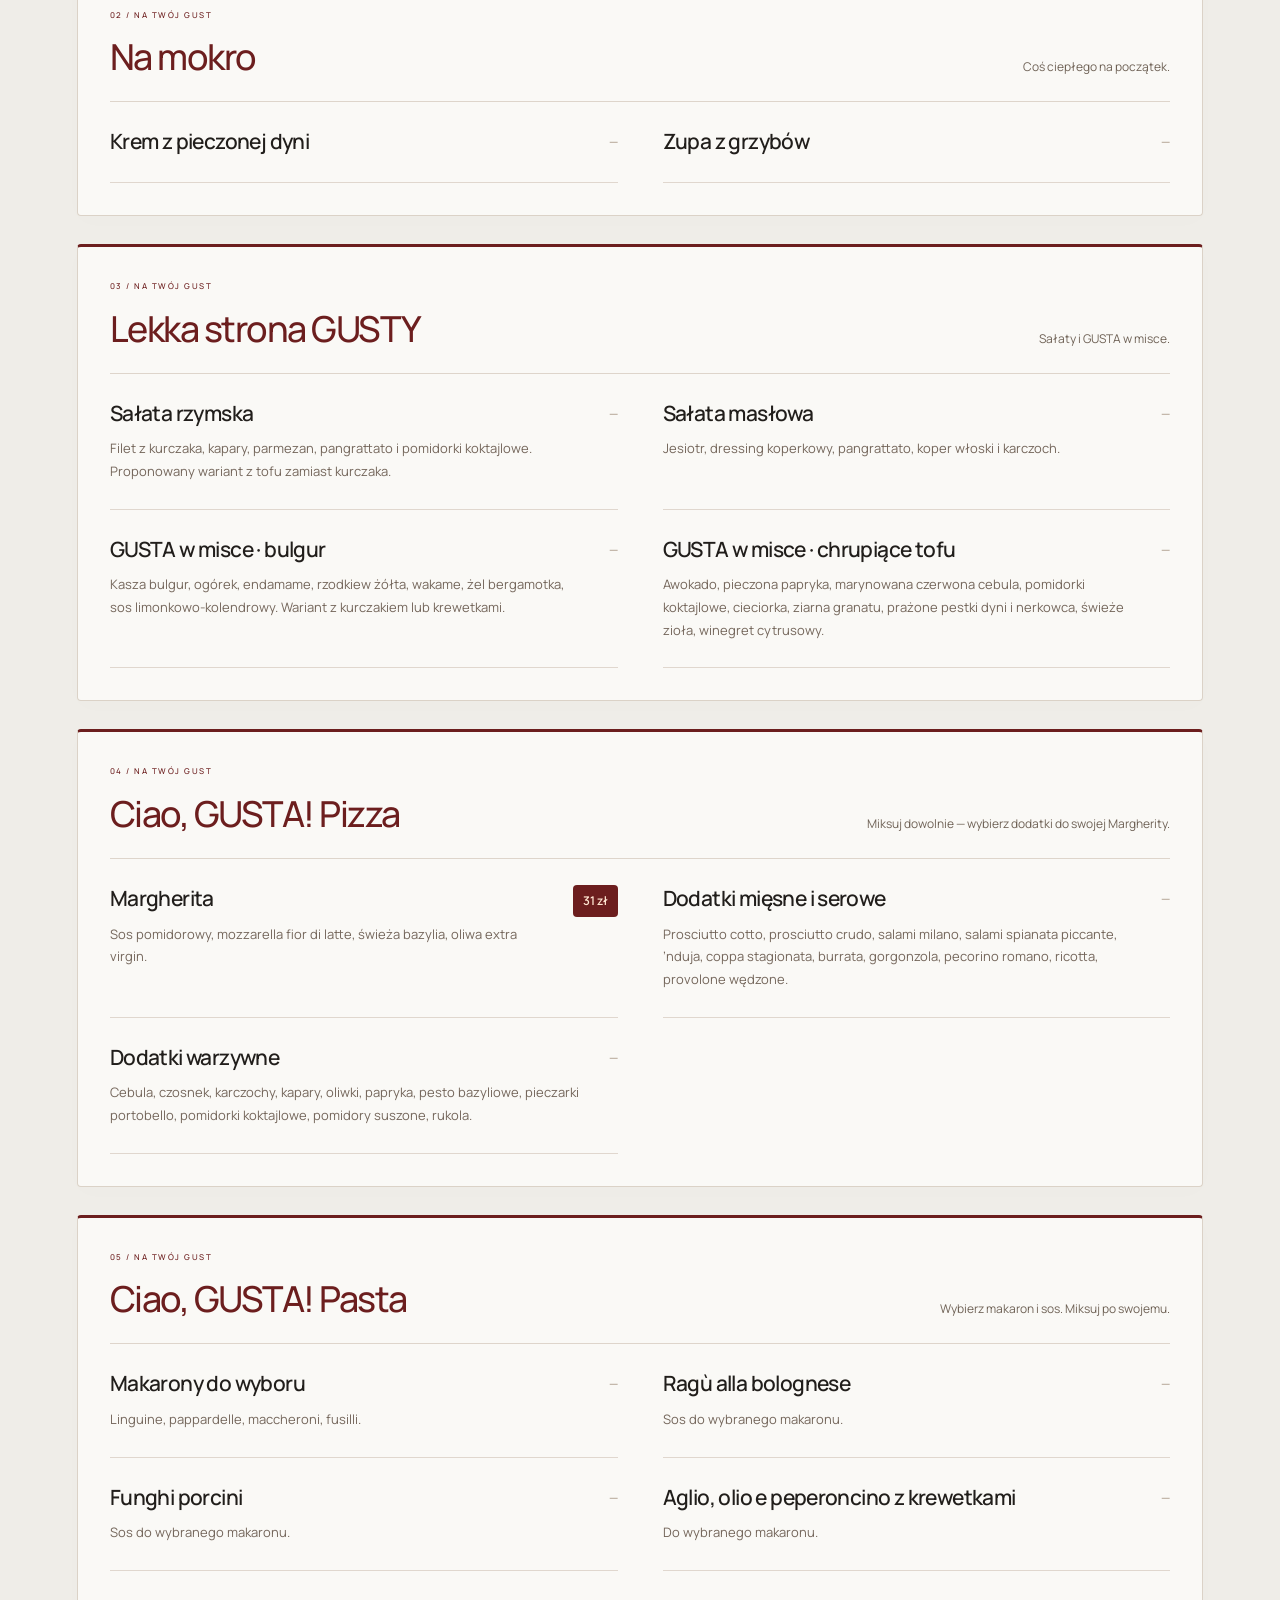
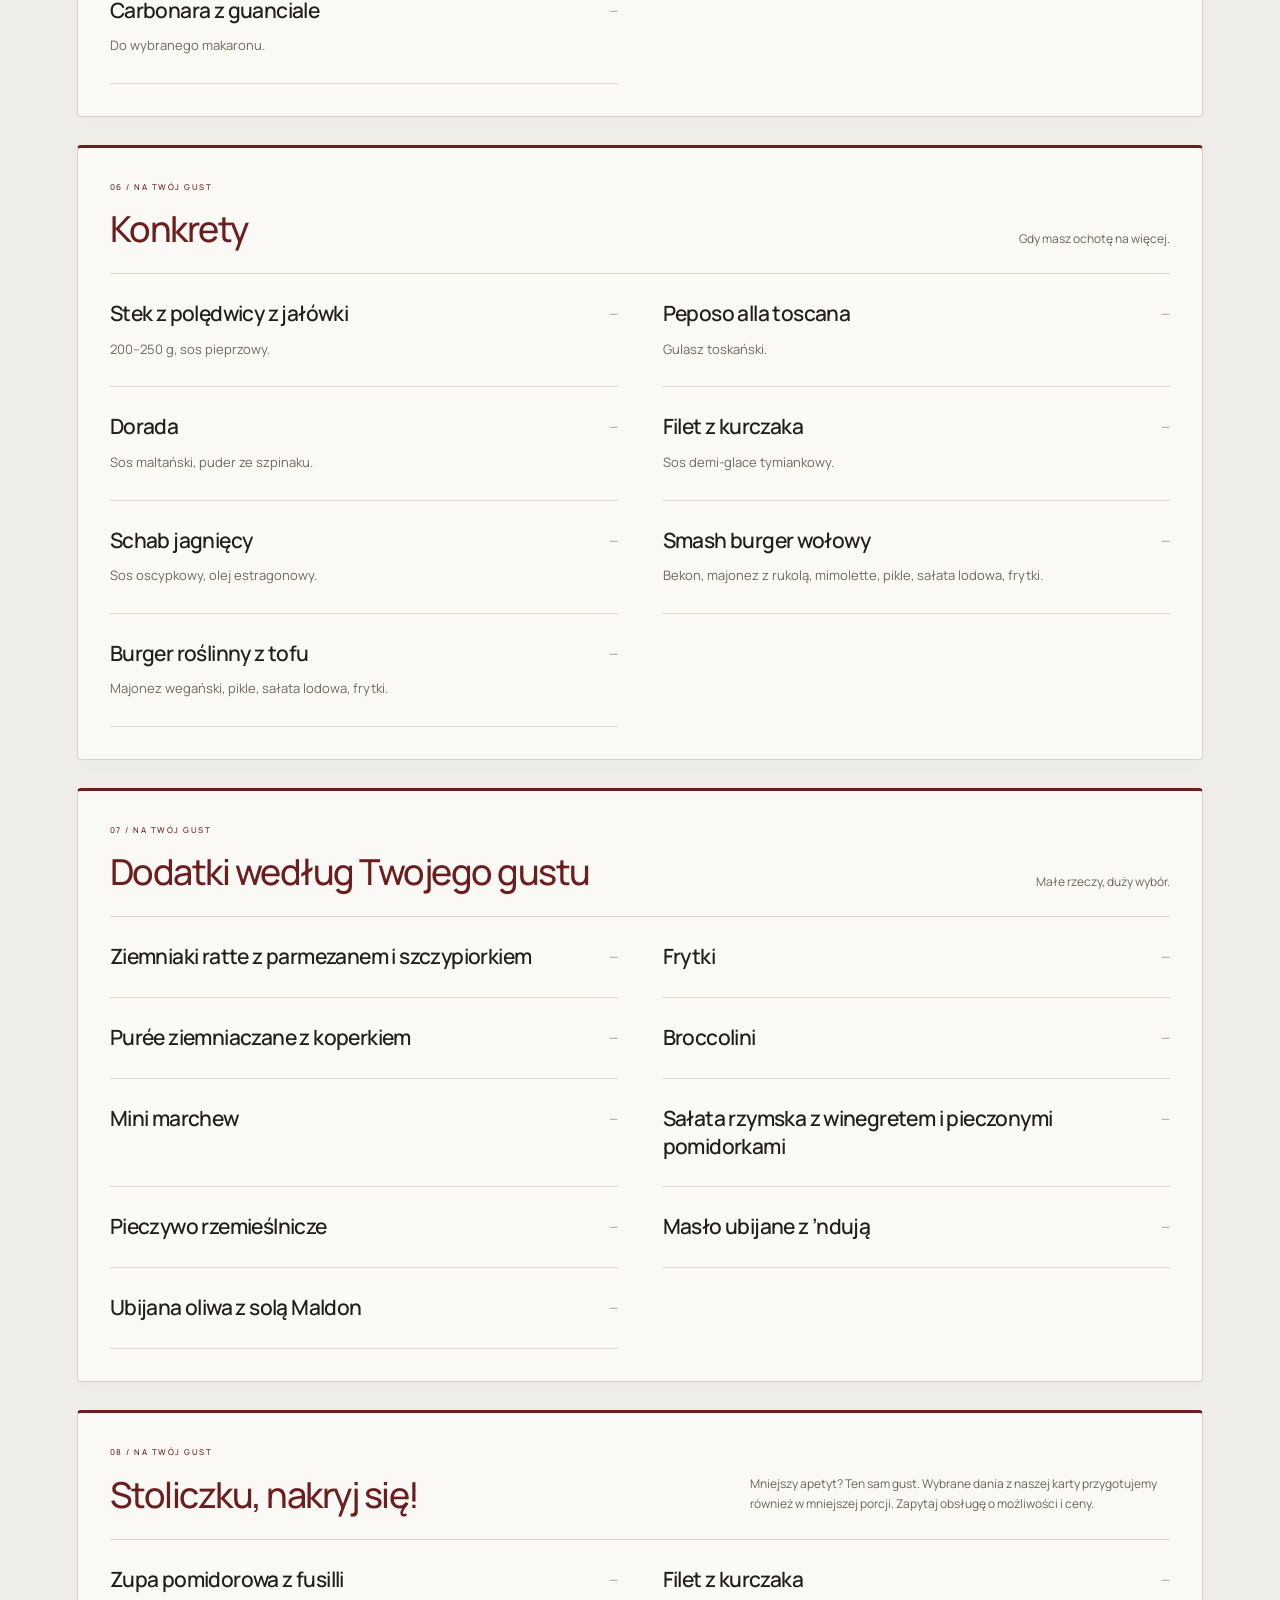
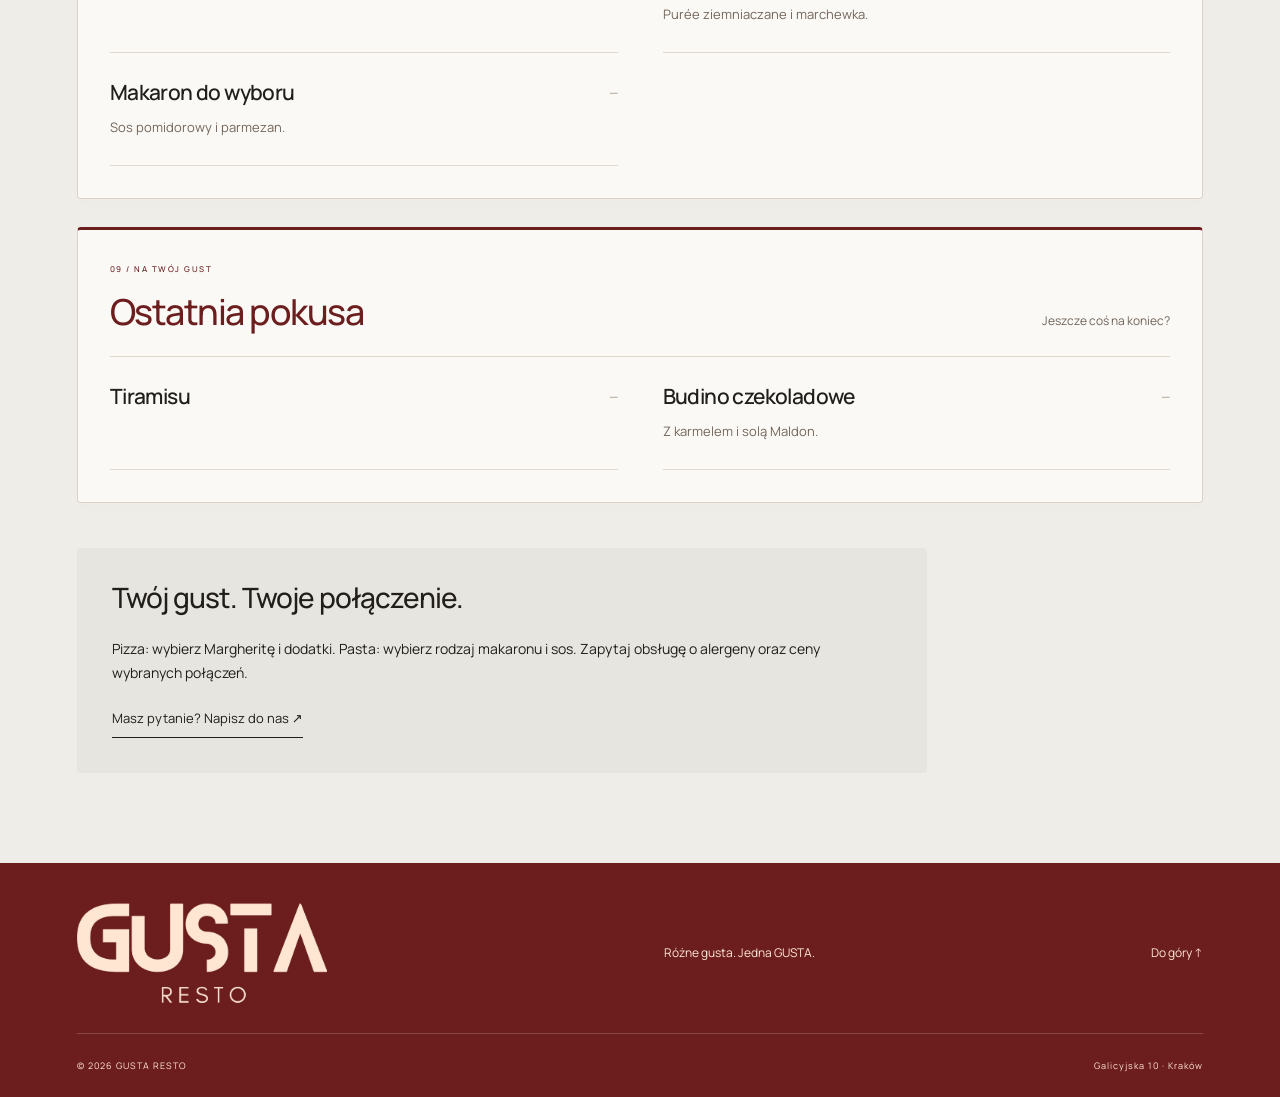
<file: menu.html>
<!doctype html>
<html lang="pl"><head><meta charset="utf-8"><meta name="viewport" content="width=device-width,initial-scale=1"><meta name="theme-color" content="#6c1e1e"><title>Menu | GUSTA RESTO — Kraków</title><meta name="description" content="GUSTA RESTO w Designer Outlet Kraków. Wpadnij na lunch, pizzę, makaron lub kawę. Galicyjska 10, codziennie 12:00–22:00."><link rel="stylesheet" href="styles.css?v=5"><script src="app.js?v=5" defer></script></head>
<body><svg width="0" height="0" aria-hidden="true" style="position:absolute;pointer-events:none"><defs><filter id="header-logo" color-interpolation-filters="sRGB"><feColorMatrix type="matrix" values="0 0 0 0 1 0 0 0 0 .902 0 0 0 0 .824 .4252 1.4304 .1444 0 -.5"/></filter></defs></svg><a class="skip" href="#main">Przejdź do treści</a><div class="info-bar">GUSTA RESTO · DESIGNER OUTLET KRAKÓW · CODZIENNIE 12:00–22:00</div>
<header><a class="wordmark" href="index.html" aria-label="GUSTA RESTO — strona główna"><span class="brand-logo"><img src="assets/brand/logo-burgundy.png" width="3553" height="3553" alt="GUSTA RESTO"></span></a><button class="nav-toggle" aria-expanded="false" aria-controls="navigation">Menu <span>☰</span></button><nav id="navigation" aria-label="Nawigacja główna"><a href="index.html#o-nas">O GUSTA</a><a href="index.html#menu">Nasze menu</a><a href="index.html#wnetrza">Wnętrza</a><a href="index.html#kontakt">Kontakt</a><a class="nav-visit" href="index.html#lokalizacja">Wpadnij do nas ↗</a></nav></header>
<main id="main"><section class="menu-hero section"><a class="back-link" href="index.html">← GUSTA RESTO</a><p class="eyebrow">MASZ GUST. MASZ WYBÓR.</p><h1>Na co masz<br><span>ochotę?</span></h1><p>Wybieraj, łącz i komponuj po swojemu.</p><a class="text-link" href="assets/menu.pdf" target="_blank" rel="noopener">Zobacz oryginalną kartę PDF ↗</a></section><section class="full-menu section" aria-label="Karta dań"><div class="menu-tools"><div class="filters" role="group" aria-label="Kategorie menu"><button class="active" data-category="all" aria-pressed="true">Wszystko<span class="category-count" aria-hidden="true">40</span></button><button data-category="poczatek" aria-pressed="false">Przystawki<span class="category-count" aria-hidden="true">05</span></button><button data-category="zupy" aria-pressed="false">Zupy<span class="category-count" aria-hidden="true">02</span></button><button data-category="salaty" aria-pressed="false">Sałaty i miski<span class="category-count" aria-hidden="true">04</span></button><button data-category="pizza" aria-pressed="false">Pizza<span class="category-count" aria-hidden="true">03</span></button><button data-category="pasta" aria-pressed="false">Pasta<span class="category-count" aria-hidden="true">05</span></button><button data-category="konkrety" aria-pressed="false">Konkrety<span class="category-count" aria-hidden="true">07</span></button><button data-category="dodatki" aria-pressed="false">Dodatki<span class="category-count" aria-hidden="true">09</span></button><button data-category="dzieci" aria-pressed="false">Dla dzieci<span class="category-count" aria-hidden="true">03</span></button><button data-category="desery" aria-pressed="false">Desery<span class="category-count" aria-hidden="true">02</span></button></div><label class="search"><span>Szukaj w menu</span><input type="search" id="menu-search" placeholder="Danie lub składnik…" autocomplete="off"></label></div><p class="menu-status">W dostarczonej karcie podano cenę Margherity: 31 zł. Pozostałe ceny, w tym ceny dodatków, są do uzupełnienia. O aktualne ceny zapytaj obsługę.</p><p id="result-count" class="result-count" role="status" aria-live="polite"></p><div id="menu-results"><section class="menu-group" id="poczatek" data-menu-group="poczatek" aria-labelledby="heading-poczatek"><div class="menu-group-heading"><p class="eyebrow">01 / NA TWÓJ GUST</p><h2 id="heading-poczatek">Na dobry początek</h2><p>Do dzielenia. Albo dla siebie.</p></div><div class="menu-group-items"><article class="menu-item"><div><h3>Podziel się gustami</h3><p>Selekcja rzemieślniczych serów i wędlin, ubijane masło z ’ndują, konfitura morelowa ze szczyptą chili, piklowane warzywa i oliwki, nasze paluchy.</p></div><span class="price price-pending" aria-label="Cena: zapytaj obsługę" title="Zapytaj obsługę o aktualną cenę">—</span></article><article class="menu-item"><div><h3>Meze GUSTA</h3><p>Ubijana burrata z piklowanymi pomidorkami i bazylią, tapenada z czarnych oliwek, chipsy z bakłażana, pieczona papryka oraz pikle, nasze paluchy.</p></div><span class="price price-pending" aria-label="Cena: zapytaj obsługę" title="Zapytaj obsługę o aktualną cenę">—</span></article><article class="menu-item"><div><h3>Biesiada Italia</h3><p>Mini arancini z mozzarellą, mini-stiksy ziemniaczane, krewetki (4 szt.). Do maczania: arrabbiata, majonez z pieczonego czosnku i pesto bazyliowe, nasze paluchy.</p></div><span class="price price-pending" aria-label="Cena: zapytaj obsługę" title="Zapytaj obsługę o aktualną cenę">—</span></article><article class="menu-item"><div><h3>Biba po polsku</h3><p>Tatar wołowy, kapary, majonez z pieczonego czosnku, żółtko, szalotka, piklowana gorczyca i stiksy ziemniaczane, pieczywo rzemieślnicze.</p></div><span class="price price-pending" aria-label="Cena: zapytaj obsługę" title="Zapytaj obsługę o aktualną cenę">—</span></article><article class="menu-item"><div><h3>Mięsne „GUSTA” · 4/6 osób</h3><p>Schab jagnięcy, filet z kurczaka, stek z polędwicy z jałówki, peposo alla toscana.</p></div><span class="price price-pending" aria-label="Cena: zapytaj obsługę" title="Zapytaj obsługę o aktualną cenę">—</span></article></div></section><section class="menu-group" id="zupy" data-menu-group="zupy" aria-labelledby="heading-zupy"><div class="menu-group-heading"><p class="eyebrow">02 / NA TWÓJ GUST</p><h2 id="heading-zupy">Na mokro</h2><p>Coś ciepłego na początek.</p></div><div class="menu-group-items"><article class="menu-item"><div><h3>Krem z pieczonej dyni</h3></div><span class="price price-pending" aria-label="Cena: zapytaj obsługę" title="Zapytaj obsługę o aktualną cenę">—</span></article><article class="menu-item"><div><h3>Zupa z grzybów</h3></div><span class="price price-pending" aria-label="Cena: zapytaj obsługę" title="Zapytaj obsługę o aktualną cenę">—</span></article></div></section><section class="menu-group" id="salaty" data-menu-group="salaty" aria-labelledby="heading-salaty"><div class="menu-group-heading"><p class="eyebrow">03 / NA TWÓJ GUST</p><h2 id="heading-salaty">Lekka strona GUSTY</h2><p>Sałaty i GUSTA w misce.</p></div><div class="menu-group-items"><article class="menu-item"><div><h3>Sałata rzymska</h3><p>Filet z kurczaka, kapary, parmezan, pangrattato i pomidorki koktajlowe. Proponowany wariant z tofu zamiast kurczaka.</p></div><span class="price price-pending" aria-label="Cena: zapytaj obsługę" title="Zapytaj obsługę o aktualną cenę">—</span></article><article class="menu-item"><div><h3>Sałata masłowa</h3><p>Jesiotr, dressing koperkowy, pangrattato, koper włoski i karczoch.</p></div><span class="price price-pending" aria-label="Cena: zapytaj obsługę" title="Zapytaj obsługę o aktualną cenę">—</span></article><article class="menu-item"><div><h3>GUSTA w misce · bulgur</h3><p>Kasza bulgur, ogórek, endamame, rzodkiew żółta, wakame, żel bergamotka, sos limonkowo-kolendrowy. Wariant z kurczakiem lub krewetkami.</p></div><span class="price price-pending" aria-label="Cena: zapytaj obsługę" title="Zapytaj obsługę o aktualną cenę">—</span></article><article class="menu-item"><div><h3>GUSTA w misce · chrupiące tofu</h3><p>Awokado, pieczona papryka, marynowana czerwona cebula, pomidorki koktajlowe, cieciorka, ziarna granatu, prażone pestki dyni i nerkowca, świeże zioła, winegret cytrusowy.</p></div><span class="price price-pending" aria-label="Cena: zapytaj obsługę" title="Zapytaj obsługę o aktualną cenę">—</span></article></div></section><section class="menu-group" id="pizza" data-menu-group="pizza" aria-labelledby="heading-pizza"><div class="menu-group-heading"><p class="eyebrow">04 / NA TWÓJ GUST</p><h2 id="heading-pizza">Ciao, GUSTA! Pizza</h2><p>Miksuj dowolnie — wybierz dodatki do swojej Margherity.</p></div><div class="menu-group-items"><article class="menu-item"><div><h3>Margherita</h3><p>Sos pomidorowy, mozzarella fior di latte, świeża bazylia, oliwa extra virgin.</p></div><span class="price">31 zł</span></article><article class="menu-item"><div><h3>Dodatki mięsne i serowe</h3><p>Prosciutto cotto, prosciutto crudo, salami milano, salami spianata piccante, ’nduja, coppa stagionata, burrata, gorgonzola, pecorino romano, ricotta, provolone wędzone.</p></div><span class="price price-pending" aria-label="Cena: zapytaj obsługę" title="Zapytaj obsługę o aktualną cenę">—</span></article><article class="menu-item"><div><h3>Dodatki warzywne</h3><p>Cebula, czosnek, karczochy, kapary, oliwki, papryka, pesto bazyliowe, pieczarki portobello, pomidorki koktajlowe, pomidory suszone, rukola.</p></div><span class="price price-pending" aria-label="Cena: zapytaj obsługę" title="Zapytaj obsługę o aktualną cenę">—</span></article></div></section><section class="menu-group" id="pasta" data-menu-group="pasta" aria-labelledby="heading-pasta"><div class="menu-group-heading"><p class="eyebrow">05 / NA TWÓJ GUST</p><h2 id="heading-pasta">Ciao, GUSTA! Pasta</h2><p>Wybierz makaron i sos. Miksuj po swojemu.</p></div><div class="menu-group-items"><article class="menu-item"><div><h3>Makarony do wyboru</h3><p>Linguine, pappardelle, maccheroni, fusilli.</p></div><span class="price price-pending" aria-label="Cena: zapytaj obsługę" title="Zapytaj obsługę o aktualną cenę">—</span></article><article class="menu-item"><div><h3>Ragù alla bolognese</h3><p>Sos do wybranego makaronu.</p></div><span class="price price-pending" aria-label="Cena: zapytaj obsługę" title="Zapytaj obsługę o aktualną cenę">—</span></article><article class="menu-item"><div><h3>Funghi porcini</h3><p>Sos do wybranego makaronu.</p></div><span class="price price-pending" aria-label="Cena: zapytaj obsługę" title="Zapytaj obsługę o aktualną cenę">—</span></article><article class="menu-item"><div><h3>Aglio, olio e peperoncino z krewetkami</h3><p>Do wybranego makaronu.</p></div><span class="price price-pending" aria-label="Cena: zapytaj obsługę" title="Zapytaj obsługę o aktualną cenę">—</span></article><article class="menu-item"><div><h3>Carbonara z guanciale</h3><p>Do wybranego makaronu.</p></div><span class="price price-pending" aria-label="Cena: zapytaj obsługę" title="Zapytaj obsługę o aktualną cenę">—</span></article></div></section><section class="menu-group" id="konkrety" data-menu-group="konkrety" aria-labelledby="heading-konkrety"><div class="menu-group-heading"><p class="eyebrow">06 / NA TWÓJ GUST</p><h2 id="heading-konkrety">Konkrety</h2><p>Gdy masz ochotę na więcej.</p></div><div class="menu-group-items"><article class="menu-item"><div><h3>Stek z polędwicy z jałówki</h3><p>200–250 g, sos pieprzowy.</p></div><span class="price price-pending" aria-label="Cena: zapytaj obsługę" title="Zapytaj obsługę o aktualną cenę">—</span></article><article class="menu-item"><div><h3>Peposo alla toscana</h3><p>Gulasz toskański.</p></div><span class="price price-pending" aria-label="Cena: zapytaj obsługę" title="Zapytaj obsługę o aktualną cenę">—</span></article><article class="menu-item"><div><h3>Dorada</h3><p>Sos maltański, puder ze szpinaku.</p></div><span class="price price-pending" aria-label="Cena: zapytaj obsługę" title="Zapytaj obsługę o aktualną cenę">—</span></article><article class="menu-item"><div><h3>Filet z kurczaka</h3><p>Sos demi-glace tymiankowy.</p></div><span class="price price-pending" aria-label="Cena: zapytaj obsługę" title="Zapytaj obsługę o aktualną cenę">—</span></article><article class="menu-item"><div><h3>Schab jagnięcy</h3><p>Sos oscypkowy, olej estragonowy.</p></div><span class="price price-pending" aria-label="Cena: zapytaj obsługę" title="Zapytaj obsługę o aktualną cenę">—</span></article><article class="menu-item"><div><h3>Smash burger wołowy</h3><p>Bekon, majonez z rukolą, mimolette, pikle, sałata lodowa, frytki.</p></div><span class="price price-pending" aria-label="Cena: zapytaj obsługę" title="Zapytaj obsługę o aktualną cenę">—</span></article><article class="menu-item"><div><h3>Burger roślinny z tofu</h3><p>Majonez wegański, pikle, sałata lodowa, frytki.</p></div><span class="price price-pending" aria-label="Cena: zapytaj obsługę" title="Zapytaj obsługę o aktualną cenę">—</span></article></div></section><section class="menu-group" id="dodatki" data-menu-group="dodatki" aria-labelledby="heading-dodatki"><div class="menu-group-heading"><p class="eyebrow">07 / NA TWÓJ GUST</p><h2 id="heading-dodatki">Dodatki według Twojego gustu</h2><p>Małe rzeczy, duży wybór.</p></div><div class="menu-group-items"><article class="menu-item"><div><h3>Ziemniaki ratte z parmezanem i szczypiorkiem</h3></div><span class="price price-pending" aria-label="Cena: zapytaj obsługę" title="Zapytaj obsługę o aktualną cenę">—</span></article><article class="menu-item"><div><h3>Frytki</h3></div><span class="price price-pending" aria-label="Cena: zapytaj obsługę" title="Zapytaj obsługę o aktualną cenę">—</span></article><article class="menu-item"><div><h3>Purée ziemniaczane z koperkiem</h3></div><span class="price price-pending" aria-label="Cena: zapytaj obsługę" title="Zapytaj obsługę o aktualną cenę">—</span></article><article class="menu-item"><div><h3>Broccolini</h3></div><span class="price price-pending" aria-label="Cena: zapytaj obsługę" title="Zapytaj obsługę o aktualną cenę">—</span></article><article class="menu-item"><div><h3>Mini marchew</h3></div><span class="price price-pending" aria-label="Cena: zapytaj obsługę" title="Zapytaj obsługę o aktualną cenę">—</span></article><article class="menu-item"><div><h3>Sałata rzymska z winegretem i pieczonymi pomidorkami</h3></div><span class="price price-pending" aria-label="Cena: zapytaj obsługę" title="Zapytaj obsługę o aktualną cenę">—</span></article><article class="menu-item"><div><h3>Pieczywo rzemieślnicze</h3></div><span class="price price-pending" aria-label="Cena: zapytaj obsługę" title="Zapytaj obsługę o aktualną cenę">—</span></article><article class="menu-item"><div><h3>Masło ubijane z ’ndują</h3></div><span class="price price-pending" aria-label="Cena: zapytaj obsługę" title="Zapytaj obsługę o aktualną cenę">—</span></article><article class="menu-item"><div><h3>Ubijana oliwa z solą Maldon</h3></div><span class="price price-pending" aria-label="Cena: zapytaj obsługę" title="Zapytaj obsługę o aktualną cenę">—</span></article></div></section><section class="menu-group" id="dzieci" data-menu-group="dzieci" aria-labelledby="heading-dzieci"><div class="menu-group-heading"><p class="eyebrow">08 / NA TWÓJ GUST</p><h2 id="heading-dzieci">Stoliczku, nakryj się!</h2><p>Mniejszy apetyt? Ten sam gust. Wybrane dania z naszej karty przygotujemy również w mniejszej porcji. Zapytaj obsługę o możliwości i ceny.</p></div><div class="menu-group-items"><article class="menu-item"><div><h3>Zupa pomidorowa z fusilli</h3></div><span class="price price-pending" aria-label="Cena: zapytaj obsługę" title="Zapytaj obsługę o aktualną cenę">—</span></article><article class="menu-item"><div><h3>Filet z kurczaka</h3><p>Purée ziemniaczane i marchewka.</p></div><span class="price price-pending" aria-label="Cena: zapytaj obsługę" title="Zapytaj obsługę o aktualną cenę">—</span></article><article class="menu-item"><div><h3>Makaron do wyboru</h3><p>Sos pomidorowy i parmezan.</p></div><span class="price price-pending" aria-label="Cena: zapytaj obsługę" title="Zapytaj obsługę o aktualną cenę">—</span></article></div></section><section class="menu-group" id="desery" data-menu-group="desery" aria-labelledby="heading-desery"><div class="menu-group-heading"><p class="eyebrow">09 / NA TWÓJ GUST</p><h2 id="heading-desery">Ostatnia pokusa</h2><p>Jeszcze coś na koniec?</p></div><div class="menu-group-items"><article class="menu-item"><div><h3>Tiramisu</h3></div><span class="price price-pending" aria-label="Cena: zapytaj obsługę" title="Zapytaj obsługę o aktualną cenę">—</span></article><article class="menu-item"><div><h3>Budino czekoladowe</h3><p>Z karmelem i solą Maldon.</p></div><span class="price price-pending" aria-label="Cena: zapytaj obsługę" title="Zapytaj obsługę o aktualną cenę">—</span></article></div></section></div><p class="empty" id="menu-empty" hidden>Brak wyników. Spróbuj innej nazwy lub wybierz „Wszystko”.</p><aside class="menu-help"><h3>Twój gust. Twoje połączenie.</h3><p>Pizza: wybierz Margheritę i dodatki. Pasta: wybierz rodzaj makaronu i sos. Zapytaj obsługę o alergeny oraz ceny wybranych połączeń.</p><a class="text-link" href="mailto:biuro@gustaresto.pl">Masz pytanie? Napisz do nas ↗</a></aside></section></main><footer><a class="wordmark" href="index.html"><span class="brand-logo"><img src="assets/brand/logo-burgundy.png" width="3553" height="3553" alt="GUSTA RESTO"></span></a><p>Różne gusta. Jedna GUSTA.</p><a href="#main">Do góry ↑</a><div class="footer-bottom"><span>© <span id="year">2026</span> GUSTA RESTO</span><span>Galicyjska 10 · Kraków</span></div></footer></body></html>
</file>
<file: styles.css>
@font-face{font-family:Manrope;src:url('assets/fonts/manrope-latin-ext-wght-normal.woff2') format('woff2');font-style:normal;font-weight:200 800;font-display:swap;unicode-range:U+0100-02FF,U+1E00-1EFF,U+2020,U+20A0-20AB,U+20AD-20C0,U+2113,U+2C60-2C7F,U+A720-A7FF}
@font-face{font-family:Manrope;src:url('assets/fonts/manrope-latin-wght-normal.woff2') format('woff2');font-style:normal;font-weight:200 800;font-display:swap;unicode-range:U+0000-00FF,U+0131,U+0152-0153,U+02BB-02BC,U+02C6,U+02DA,U+02DC,U+0304,U+0308,U+0329,U+2000-206F,U+20AC,U+2122,U+2191,U+2193,U+2212,U+2215,U+FEFF,U+FFFD}
:root{--burgundy:#6c1e1e;--burgundy-dark:#661920;--cream:#ffe6d2;--espresso:#211e1b;--stone:#e7e5df;--off-white:#f3f1ec;--corten:#ac7357;--taupe:#c2b3a6;--line:#ffffff30;--font:Manrope,Arial,'DejaVu Sans',sans-serif}
*{box-sizing:border-box}html{scroll-behavior:smooth;scroll-padding-top:105px}body{margin:0;background:var(--espresso);color:var(--espresso);font-family:var(--font);font-size:15px}a{color:inherit;text-decoration:none}button,input{font:inherit}button,a,input{touch-action:manipulation}button{cursor:pointer}p{line-height:1.7}a:focus-visible,button:focus-visible,input:focus-visible{outline:2px solid var(--corten);outline-offset:6px}[hidden]{display:none!important}img{max-width:100%}h1,h2,h3,p{margin-top:0}h1,h2,h3{line-height:1.05;font-weight:500}h2{font-size:clamp(46px,6.5vw,100px);letter-spacing:-.065em}em{font-family:Georgia,serif;font-weight:400}a,button{ -webkit-tap-highlight-color:transparent}.skip{position:absolute;top:-100px;left:20px;background:var(--cream);padding:15px;z-index:50}.skip:focus{top:10px}.info-bar{background:var(--espresso);color:#dfd5cb;text-align:center;font-size:9px;letter-spacing:1.5px;padding:9px 15px}
header{padding:18px 4.5%;display:flex;align-items:center;justify-content:space-between;gap:30px;background:var(--burgundy);color:var(--cream);border-bottom:1px solid var(--line);position:sticky;top:0;z-index:15}nav{display:flex;gap:36px;align-items:center;font-size:12px}nav>a{position:relative;padding:14px 0}nav>a:not(.nav-visit):after{content:'';height:1px;background:currentColor;position:absolute;bottom:5px;left:0;width:0;transition:width .25s}nav>a:hover:after{width:100%}.nav-visit{padding:14px 22px;border:1px solid #ffe6d277}.nav-visit:hover{background:var(--cream);color:var(--burgundy)}.nav-toggle{display:none}.wordmark{display:inline-block;flex-shrink:0}.brand-logo{display:block;width:140px;height:56px;position:relative;overflow:hidden}.brand-logo img{position:absolute;max-width:none;width:189px;height:189px;left:-25px;top:-76px}.button{display:inline-flex;align-items:center;justify-content:space-between;gap:42px;min-height:58px;padding:18px 25px;font-size:13px;transition:background .25s,color .25s;position:relative}.button .arrow{font-size:22px;line-height:1;transition:transform .25s}.button:hover .arrow{transform:translate(3px,-3px)}.light{background:var(--cream);color:var(--burgundy)}.light:hover{background:white}.outline{border:1px solid currentColor}.outline:hover{background:var(--cream);color:var(--burgundy)}.dark-button{background:var(--espresso);color:var(--off-white)}.dark-button:hover{background:var(--burgundy)}.text-link{display:inline-flex;gap:35px;align-items:center;border-bottom:1px solid currentColor;padding:10px 0;font-size:13px}.eyebrow,.section-index{font-size:10px;letter-spacing:1.5px;font-weight:500}.eyebrow{margin-bottom:30px}.section{padding:90px 6%}.section-index{display:flex;justify-content:space-between;gap:25px;padding-bottom:22px;border-bottom:1px solid #24201d40;margin-bottom:65px}
.hero{position:relative;isolation:isolate;background:var(--espresso);color:var(--cream);min-height:760px;height:calc(100svh - 124px);max-height:1100px;display:flex;flex-direction:column;padding:35px 4.5% 0;overflow:hidden}.hero-photo{position:absolute;inset:0;z-index:-1}.hero-photo img{display:block;width:100%;height:100%;object-fit:cover;object-position:center 56%}.hero-photo:after{content:'';position:absolute;inset:0;background:linear-gradient(180deg,#14100d44 0%,#14100d05 22%,#14100d33 40%,#14100de0 100%),linear-gradient(90deg,#21171055,transparent 70%)}.hero-topline{display:flex;justify-content:space-between;align-items:center;gap:20px;font-size:9px;letter-spacing:1.6px}.hero-topline .eyebrow{margin:0;display:flex;align-items:center;gap:10px}.status-dot{width:6px;height:6px;background:var(--cream);border-radius:50%;display:inline-block}.hero-copy{margin-top:auto;padding:95px 0 45px}.hero h1{font-size:clamp(70px,9.8vw,158px);font-weight:650;letter-spacing:-.075em;line-height:1;margin:0 0 35px;max-width:1250px}.hero h1>span{display:block}.hero h1>span+span{padding-left:10%}.hero-dot{color:#cf9679}.hero-description{display:flex;justify-content:space-between;align-items:center;max-width:760px;padding-left:10%}.hero-description p{font-size:14px;margin:0;line-height:1.7;color:#f2e9df}.hero-seal{position:absolute;right:5%;bottom:175px;transform:rotate(10deg);width:145px;height:145px;border-radius:50%;background:var(--corten);color:#211911;display:flex;flex-direction:column;align-items:center;justify-content:center;gap:8px;text-align:center;box-shadow:0 5px 30px #0002;transition:transform .3s}.hero-seal:hover{transform:rotate(0)}.hero-seal>span{font-size:7px;letter-spacing:.7px}.hero-seal b{font-size:31px;line-height:1;letter-spacing:-1.5px;font-weight:650}.hero-bottom{display:flex;justify-content:space-between;gap:20px;border-top:1px solid #fff5;padding:23px 0;margin-top:15px;font-size:9px;letter-spacing:1px}.hero-bottom a span{margin-left:22px}.taste-strip{background:var(--burgundy);color:var(--cream);overflow:hidden;padding:23px 0}.taste-strip>div{display:flex;align-items:center;justify-content:space-around;gap:35px;min-width:850px;padding:0 35px}.taste-strip span{font-size:clamp(20px,2.7vw,43px);font-weight:500;letter-spacing:-1px;white-space:nowrap}.taste-strip i{font-style:normal;font-size:30px;color:var(--corten)}
.about{background:var(--stone);padding-top:75px;padding-bottom:45px}.about-layout{display:grid;grid-template-columns:1.6fr 1fr;gap:8%;align-items:start}.about h2{font-size:clamp(48px,6.2vw,96px);margin:0;line-height:1.1}.about h2 em{color:var(--burgundy);font-size:1.04em;letter-spacing:-.065em}.about-copy{padding:5px 0 10px;max-width:370px}.small-star{font-size:55px;color:var(--burgundy);line-height:1;display:block;margin-bottom:35px}.about-copy .lead{font-size:24px;line-height:1.4;letter-spacing:-1px}.about-copy>p:not(.lead){color:#655e56;font-size:14px;margin:25px 0}.about-copy .text-link{margin-top:5px}.occasion-row{display:flex;justify-content:space-between;gap:20px;margin-top:75px;padding-top:25px;border-top:1px solid #24201d40;font-size:9px;letter-spacing:1px}
.choice{display:grid;grid-template-columns:1fr 1fr;background:var(--burgundy);color:var(--cream)}.choice-visual{min-width:0;position:relative;min-height:750px;overflow:hidden}.choice-visual>img{height:100%;width:100%;position:absolute;inset:0;object-fit:cover;object-position:38% center}.choice-visual:after{content:'';position:absolute;inset:0;background:linear-gradient(0deg,#21140ddd,transparent 40%)}.image-note{position:absolute;left:8%;bottom:35px;z-index:1;font-size:9px;letter-spacing:1.4px}.choice-stamp{position:absolute;right:25px;top:35px;z-index:1;background:var(--cream);color:var(--burgundy);width:125px;height:125px;transform:rotate(-8deg);display:flex;align-items:center;justify-content:center;flex-direction:column;font-size:13px;letter-spacing:1px}.choice-stamp b{font-size:33px;letter-spacing:-1.5px}.choice-copy{padding:80px 12% 75px 10%}.choice-copy h2{font-size:clamp(40px,4.7vw,76px);font-weight:600;letter-spacing:-.055em;line-height:1.12;margin-bottom:25px}.choice-copy h2 span{color:#d89d80}.choice-copy>p:not(.eyebrow){font-size:14px;line-height:1.8;color:#f2d6c5;max-width:400px}.choice-links{margin:35px 0}.choice-links a{display:flex;gap:18px;align-items:center;padding:22px 0;border-top:1px solid #ffe6d24a}.choice-links a:last-child{border-bottom:1px solid #ffe6d24a}.choice-links a>span:first-child{font-size:9px;color:#dcae97}.choice-links strong{font-size:19px;font-weight:400;flex:1;letter-spacing:-.6px}.choice-links .arrow{font-size:25px}.choice-links a:hover strong{transform:translateX(4px)}
.interiors{background:var(--espresso);color:var(--stone);padding-top:80px}.interiors .section-index{border-color:var(--line);color:var(--taupe);margin-bottom:60px}.interior-heading{display:flex;align-items:end;justify-content:space-between;gap:40px;margin-bottom:70px}.interior-heading h2{font-size:clamp(70px,10vw,155px);line-height:.95;margin:0}.interior-heading h2 em{color:#bd8a6b}.interior-heading>div{min-width:250px;padding-bottom:10px}.interior-heading p{font-size:14px;color:var(--taupe);margin-bottom:45px}.interior-number{font-size:10px;letter-spacing:2px}.interior-gallery{display:grid;grid-template-columns:1.3fr 1fr;column-gap:5%;row-gap:65px;align-items:start}.interior-card{margin:0;min-width:0}.interior-card-1{grid-column:1/-1}.interior-card-1 img{aspect-ratio:2.15;object-position:50% 56%}.interior-card-2{grid-column:1;width:85%;margin-top:0}.interior-card-2 img{aspect-ratio:1.1;object-position:65% center}.gallery-quote{grid-column:2;align-self:center;padding:0 5%;position:relative}.gallery-quote>span:first-child{font-size:9px;letter-spacing:2px;color:var(--taupe)}.gallery-quote p{font-size:clamp(35px,4.5vw,65px);letter-spacing:-3px;line-height:1.1;margin:30px 0}.gallery-quote p em{color:var(--corten)}.quote-star{font-size:85px;line-height:1;color:var(--corten);display:block}.interior-card-3{grid-column:1;width:100%}.interior-card-4{grid-column:2;margin-top:120px}.interior-card-3 img{aspect-ratio:1.3}.interior-card-4 img{aspect-ratio:1.15}.gallery-open{display:block;position:relative;overflow:hidden;background:#352f29}.gallery-open img{display:block;width:100%;height:auto;object-fit:cover;transition:transform 1s cubic-bezier(.2,.7,.2,1)}.gallery-open:hover img{transform:scale(1.04)}.zoom-mark{position:absolute;right:20px;bottom:20px;width:44px;height:44px;border-radius:50%;background:var(--stone);color:var(--espresso);display:grid;place-items:center;font-size:25px}.interior-card figcaption{display:flex;justify-content:space-between;gap:20px;padding:20px 0;border-bottom:1px solid var(--line);font-size:9px;letter-spacing:1px;color:var(--taupe)}.gallery-note{font-size:10px;color:#b3a79d;margin-top:40px;margin-bottom:0}
.menu-section{background:var(--stone);padding-top:80px}.menu-intro{display:flex;justify-content:space-between;align-items:center;gap:30px}.menu-intro h2{font-size:clamp(46px,6.8vw,105px);font-weight:600;letter-spacing:-.065em;margin:0}.menu-intro h2 span{color:var(--burgundy)}.round-link{border:1px solid #aca096;width:100px;height:100px;border-radius:50%;display:grid;place-items:center;font-size:50px;flex-shrink:0;transition:background .3s,color .3s}.round-link:hover{background:var(--burgundy);color:var(--cream)}.menu-preview{display:grid;grid-template-columns:repeat(3,1fr);margin:60px 0 40px;border-top:1px solid #a89c91;border-bottom:1px solid #a89c91}.menu-preview>a{padding:35px 30px 30px 0;position:relative}.menu-preview>a+a{padding-left:30px;border-left:1px solid #a89c91}.preview-index{font-size:9px;letter-spacing:1px}.menu-preview h3{font-size:clamp(27px,3vw,45px);letter-spacing:-2px;line-height:1.15;margin:35px 0 25px}.menu-preview p{max-width:300px;font-size:13px;color:#635a52;min-height:90px}.menu-preview b{font-size:11px;font-weight:500;display:flex;justify-content:space-between;gap:15px;align-items:center}.menu-preview b span{font-size:24px}.menu-preview a:hover h3{color:var(--burgundy)}
.manifesto{position:relative;padding:80px 5%;background:var(--burgundy);color:var(--cream);overflow:hidden}.manifesto>p{font-size:clamp(40px,9.2vw,155px);line-height:1.05;font-weight:500;letter-spacing:-.065em;margin:0}.manifesto>p+p{text-align:right}.manifesto>p span{font-weight:750}.manifesto-caption{display:block;text-align:right;font-size:9px;letter-spacing:2px;margin-top:30px}.drawn-arrow{display:inline-block;width:.6em;height:.6em;border-right:2px solid currentColor;border-top:2px solid currentColor;vertical-align:top;position:relative;margin-left:.3em;margin-top:.25em;font-size:.5em}.drawn-arrow:after{content:'';height:2px;width:1.25em;background:currentColor;position:absolute;right:0;top:0;transform:rotate(-45deg);transform-origin:right center}
.location{background:var(--espresso);color:var(--stone);display:grid;grid-template-columns:1fr 1.2fr;gap:8%;padding-top:90px;padding-bottom:90px}.location h2{font-size:clamp(55px,6.8vw,105px);margin:40px 0 35px}.location h2 em{color:var(--corten);white-space:nowrap}.location-copy>p:not(.eyebrow){font-size:17px;line-height:1.7;margin-bottom:35px}.location-photo{position:relative;overflow:hidden}.location-photo img{width:100%;aspect-ratio:1.75;object-fit:cover;display:block}.location-photo:after{content:'';position:absolute;inset:0;background:linear-gradient(0deg,#211e1bdd,transparent 70%)}.location-photo>span{position:absolute;bottom:22px;left:25px;right:20px;z-index:1;font-size:8px;letter-spacing:1.5px}.location-details{display:grid;grid-template-columns:.8fr 1.2fr;gap:30px;margin-top:30px}.location-details>div{border-top:1px solid var(--line);padding-top:25px}.location-details .eyebrow{font-size:8px;margin-bottom:15px;color:var(--taupe)}.location-details h3{font-size:28px;letter-spacing:-1px;margin:15px 0}.location-details p{font-size:11px;color:var(--taupe);margin-top:12px}.email{display:block;margin-top:15px;font-size:clamp(12px,1.5vw,23px);letter-spacing:-.5px}
footer{background:var(--burgundy);color:var(--cream);padding:40px 6% 25px;display:flex;justify-content:space-between;align-items:center;flex-wrap:wrap;gap:30px}footer>p,footer>a:not(.wordmark){font-size:12px;margin:0}.footer-bottom{display:flex;justify-content:space-between;gap:20px;border-top:1px solid var(--line);width:100%;padding-top:25px;font-size:9px;letter-spacing:1px}
/* Tekstowa karta dań, czytelna również bez skryptów. */
.menu-hero{background:var(--burgundy);color:var(--cream);padding-top:35px;padding-bottom:70px;position:relative;overflow:hidden}.menu-hero:after{content:'GUSTA';position:absolute;right:-15px;bottom:-30px;font-size:20vw;font-weight:800;letter-spacing:-.08em;color:#ffe6d209;pointer-events:none}.back-link{display:inline-block;font-size:10px;margin-bottom:45px;letter-spacing:1px}.menu-hero h1{font-size:clamp(65px,8vw,120px);letter-spacing:-.075em;margin:0 0 25px;line-height:.98}.menu-hero h1 span{font-weight:700}.menu-hero .eyebrow{margin-bottom:25px}.menu-hero>p:not(.eyebrow){font-size:15px;margin-bottom:25px}.full-menu{background:var(--off-white);padding-top:35px}.menu-tools{display:flex;gap:30px;justify-content:space-between;align-items:end;border-bottom:1px solid #c8bdb2;padding-bottom:25px}.filters{display:flex;flex-wrap:wrap;gap:8px;max-width:800px}.filters button{border:1px solid #cfc3b7;border-radius:0;background:transparent;padding:12px 16px;font-size:11px;min-height:42px}.filters button:hover,.filters .active{background:var(--burgundy);color:var(--cream);border-color:var(--burgundy)}.search{flex-shrink:0}.search span{display:block;font-size:10px;margin-bottom:10px}.search input{background:transparent;border:0;border-bottom:1px solid #a29283;padding:10px 0;width:230px;font-size:12px;color:var(--espresso)}.menu-status{font-size:12px;color:#726357;max-width:750px;margin-top:25px}.result-count{font-size:10px;color:#75685b;margin:25px 0}.menu-group{display:grid;grid-template-columns:1fr 1.8fr;gap:8%;border-top:1px solid #c8bdb2;padding:40px 0;margin-top:30px}.menu-group-heading h2{font-size:35px;letter-spacing:-1.5px;margin-bottom:25px}.menu-group-heading .eyebrow{font-size:9px;color:var(--burgundy);margin-bottom:20px}.menu-group-heading>p:not(.eyebrow){font-size:13px;color:#6f6256;max-width:280px}.menu-item{display:flex;justify-content:space-between;gap:20px;padding:25px 0;border-bottom:1px solid #d8cec4}.menu-item:first-child{padding-top:0}.menu-item:last-child{border-bottom:0}.menu-item h3{font-size:21px;line-height:1.3;letter-spacing:-.7px;margin:0}.menu-item p{font-size:13px;color:#6f6256;margin:10px 0 0;line-height:1.7}.menu-item .price{font-size:10px;color:#79685a;text-align:right;flex:0 0 85px;line-height:1.5}.empty{padding:30px 0}.menu-help{background:var(--stone);padding:35px;max-width:850px;margin-top:45px}.menu-help h3{font-size:28px;letter-spacing:-1px;margin:0 0 25px}.menu-help p{font-size:14px}
/* Natywne powiększenie galerii. */
.gallery-dialog{border:1px solid #776051;background:var(--espresso);color:var(--stone);padding:25px;width:min(1200px,95vw);max-width:95vw;max-height:94dvh;overflow:auto}.gallery-dialog::backdrop{background:#120c09ed}.gallery-dialog button{color:inherit;background:transparent;border:1px solid var(--line);min-width:44px;min-height:44px;padding:10px 15px}.gallery-dialog button:hover{background:var(--burgundy)}.gallery-toolbar{display:flex;justify-content:space-between;align-items:center;font-size:11px;letter-spacing:1px;margin-bottom:20px}.gallery-view{display:flex;gap:20px;align-items:center}.gallery-view figure{margin:0;min-width:0;flex:1}.gallery-view img{display:block;max-width:100%;width:100%;height:min(65dvh,750px);object-fit:contain}.gallery-view figcaption{font-size:12px;line-height:1.6;margin-top:15px;text-align:center}.gallery-hint{text-align:center;font-size:10px;color:var(--taupe);margin-bottom:0}body.gallery-is-open{overflow:hidden}
.reveal{opacity:1;transform:none}.reveal.is-pending{opacity:0;transform:translateY(24px)}.reveal{transition:opacity .7s ease,transform .9s cubic-bezier(.2,.7,.2,1)}
@media(min-width:1800px){.section{padding-left:max(6%,calc((100% - 1584px)/2));padding-right:max(6%,calc((100% - 1584px)/2))}}
@media(max-width:1050px){nav{gap:22px}.section{padding:70px 5%}.hero{min-height:700px}.hero-seal{width:110px;height:110px;right:4%;bottom:170px}.hero-seal b{font-size:25px}.hero-seal>span{font-size:6px}.hero-description{max-width:640px}.about-copy .lead{font-size:21px}.choice-visual{min-height:690px}.choice-copy{padding:65px 9%}.choice-copy h2{font-size:43px}.location{gap:5%}.location-details{gap:15px}.menu-tools{flex-direction:column;align-items:stretch}.search input{width:100%}.search{max-width:350px}.menu-preview h3{font-size:31px}.menu-preview>a{padding-right:20px}.menu-preview>a+a{padding-left:20px}.menu-preview p{min-height:110px}.menu-group{gap:5%;grid-template-columns:1fr 1.7fr}}
@media(max-width:700px){html{scroll-padding-top:85px}.info-bar{font-size:7px;letter-spacing:.9px;padding:8px 12px}header{padding:13px 5%;gap:20px}.brand-logo{width:110px;height:44px}.brand-logo img{width:148px;height:148px;left:-19px;top:-59px}.nav-toggle{display:flex;gap:20px;border:1px solid #ffe6d255;padding:11px 15px;background:transparent;color:var(--cream);font-size:11px;align-items:center;min-height:44px}nav{display:none;position:absolute;top:100%;left:0;right:0;background:var(--burgundy);padding:25px 6% 35px;flex-direction:column;gap:10px;align-items:stretch;box-shadow:0 15px 25px #0004}nav.open{display:flex}nav>a{padding:15px 0;font-size:15px}.nav-visit{padding:15px}.section{padding:55px 6%}.section-index{font-size:8px;letter-spacing:1px;margin-bottom:40px;padding-bottom:20px}.section-index>span:last-child{max-width:130px;text-align:right}.eyebrow{font-size:8px;letter-spacing:1.3px}.button{font-size:12px;padding:16px 20px;min-height:54px;gap:35px}.hero{min-height:640px;height:calc(100svh - 95px);max-height:900px;padding:25px 6% 0}.hero-photo img{object-position:47% center}.hero-photo:after{background:linear-gradient(180deg,#21161022,transparent 20%,#1b100c66 45%,#1b100cf0 100%)}.hero-topline>span{display:none}.hero-topline .eyebrow{font-size:8px}.hero h1{font-size:clamp(38px,10.4vw,72px);letter-spacing:-.075em;line-height:1.07;margin-bottom:30px}.hero h1>span+span{padding-left:0}.hero-copy{padding:160px 0 20px;margin-top:auto}.hero-description{padding-left:0;display:block}.hero-description p{font-size:13px;margin:0 0 25px}.hero-description .button{min-width:195px}.hero-seal{width:88px;height:88px;right:7%;top:80px;bottom:auto;gap:5px}.hero-seal b{font-size:21px;letter-spacing:-1px}.hero-seal>span{font-size:5px;letter-spacing:.4px}.hero-bottom{font-size:7px;padding:20px 0;gap:12px;margin-top:10px;letter-spacing:.8px}.hero-bottom>span:first-child{display:none}.taste-strip{padding:18px 0}.taste-strip>div{min-width:650px;justify-content:start;gap:24px;padding-left:6%}.taste-strip span{font-size:24px}.taste-strip i{font-size:23px}.about-layout{grid-template-columns:1fr;gap:35px}.about h2{font-size:clamp(40px,10.4vw,68px);line-height:1.12}.about-copy{max-width:none;padding-top:5px;display:grid;grid-template-columns:45px 1fr;column-gap:20px}.small-star{font-size:40px;grid-column:1;grid-row:1/3;margin-top:4px}.about-copy .lead{grid-column:2;font-size:21px;margin-bottom:0}.about-copy>p:not(.lead){grid-column:2;font-size:13px;margin-top:20px}.about-copy .text-link{grid-column:2;justify-self:start;font-size:11px;gap:15px}.occasion-row{margin-top:45px;font-size:7px;letter-spacing:.5px;gap:10px;line-height:1.6}.choice{grid-template-columns:1fr}.choice-visual{min-height:400px;max-height:540px;height:110vw}.choice-visual>img{object-position:35% center}.choice-stamp{width:105px;height:105px;top:25px;right:25px;font-size:10px}.choice-stamp b{font-size:28px}.image-note{left:6%;bottom:25px;font-size:8px}.choice-copy{padding:50px 6% 55px}.choice-copy h2{font-size:clamp(35px,8.8vw,60px);line-height:1.15}.choice-copy>p:not(.eyebrow){font-size:13px}.choice-links strong{font-size:18px}.choice-links{margin:30px 0}.interior-heading{display:block;margin-bottom:35px}.interior-heading h2{font-size:82px;line-height:.95;margin-bottom:30px;letter-spacing:-6px}.interior-heading p{font-size:13px;margin-bottom:20px}.interior-number{font-size:9px}.interior-gallery{grid-template-columns:1fr;gap:30px}.interior-card-1{grid-column:auto}.interior-card-1 img{aspect-ratio:1.15;object-position:35% center}.interior-card-2{grid-column:auto;width:83%;justify-self:end;margin:0}.interior-card-2 img{aspect-ratio:1}.gallery-quote{grid-column:auto;padding:15px 0 20px 8%;display:grid;grid-template-columns:1fr 70px}.gallery-quote>span:first-child{grid-column:1/-1}.gallery-quote p{font-size:42px;margin:20px 0 0;letter-spacing:-2px}.quote-star{align-self:end;font-size:60px}.interior-card-3,.interior-card-4{grid-column:auto;margin:0}.interior-card-3{width:100%}.interior-card-4{width:87%;justify-self:end}.interior-card-3 img{aspect-ratio:1.25}.interior-card-4 img{aspect-ratio:1}.interior-card figcaption{font-size:7px;padding:17px 0;letter-spacing:.7px}.interior-card-1 figcaption>span:last-child{display:none}.zoom-mark{width:38px;height:38px;right:12px;bottom:12px;font-size:23px}.gallery-note{font-size:8px;margin-top:25px}.menu-intro{gap:15px;align-items:end}.menu-intro h2{font-size:clamp(32px,8.6vw,59px);line-height:1.1;letter-spacing:-.065em}.round-link{width:48px;height:48px;font-size:27px}.menu-preview{grid-template-columns:1fr;margin-top:35px;border-bottom:0}.menu-preview>a,.menu-preview>a+a{padding:27px 0;border-left:0;border-bottom:1px solid #a89c91}.preview-index{font-size:8px}.menu-preview h3{font-size:34px;letter-spacing:-1.7px;margin:20px 0 15px}.menu-preview h3 br{display:none}.menu-preview p{font-size:13px;min-height:0;max-width:none;margin-bottom:20px}.manifesto{padding:50px 6%}.manifesto>p{font-size:clamp(30px,8.7vw,60px);letter-spacing:-.065em;line-height:1.2}.manifesto-caption{font-size:7px;letter-spacing:.9px;margin-top:25px}.location{grid-template-columns:1fr;gap:40px}.location h2{font-size:64px;letter-spacing:-4px;margin:30px 0}.location-copy>p:not(.eyebrow){font-size:15px}.location-photo img{aspect-ratio:1.45}.location-photo>span{font-size:7px;left:20px;bottom:20px}.location-details{gap:20px;grid-template-columns:.8fr 1.2fr}.location-details h3{font-size:24px}.location-details p{font-size:9px}.location-details .eyebrow{font-size:7px}.email{font-size:12px;letter-spacing:-.3px}.location-details>div{padding-top:20px}.location-details .eyebrow{letter-spacing:.7px}footer{padding:35px 6% 20px;gap:25px}footer>p{display:none}.footer-bottom{font-size:7px;letter-spacing:.5px}.menu-hero h1{font-size:74px}.menu-hero{padding-top:25px}.back-link{margin-bottom:35px}.menu-hero .eyebrow{margin-bottom:25px}.full-menu{padding-top:30px}.filters{gap:7px}.filters button{padding:10px 13px;font-size:10px}.search{max-width:none}.menu-group{grid-template-columns:1fr;gap:20px;padding-top:30px}.menu-group-heading h2{font-size:32px;margin-bottom:20px}.menu-group-heading>p:not(.eyebrow){max-width:none}.menu-item h3{font-size:20px}.menu-item p{font-size:12px}.menu-item .price{flex-basis:65px;font-size:9px}.menu-help{padding:25px}.menu-help h3{font-size:26px}.menu-help p{font-size:13px}.gallery-dialog{padding:15px;width:96vw;max-width:96vw}.gallery-view{gap:8px;flex-wrap:wrap;justify-content:space-between}.gallery-view figure{order:-1;flex:0 0 100%}.gallery-view img{height:55dvh}.gallery-view figcaption{font-size:11px;margin-bottom:15px}.gallery-hint{display:none}.gallery-toolbar{font-size:9px;letter-spacing:.5px}.gallery-close{font-size:12px}}
@media(prefers-reduced-motion:reduce){html{scroll-behavior:auto}*,*:before,*:after{animation:none!important;transition:none!important}.reveal.is-pending{opacity:1;transform:none}}
/* Korten pochodzi z oryginalnej wizualizacji; powiększony kadr samej ściany. */
.corten-surface{position:relative;isolation:isolate;background-color:#8e4e32;background-image:none}.corten-surface:before{content:'';position:absolute;inset:0;z-index:-1;background-image:linear-gradient(#38201830,#38201850),url('assets/interiors/sciana-kortenowa.jpeg');background-size:auto,650% auto;background-position:center,20% 20%;pointer-events:none}.taste-strip{border-top:1px solid #d7a07b55;border-bottom:1px solid #d7a07b55;padding:28px 0}.taste-strip i{color:var(--cream);opacity:.8}.choice-copy{background-color:#914e32}.choice-copy:before{background-image:linear-gradient(90deg,#4b231e77,#58251c55),url('assets/interiors/sciana-kortenowa.jpeg');background-size:auto,750% auto;background-position:center,18% 18%}.choice-copy h2 span{color:var(--cream);opacity:.78}.choice-links a>span:first-child{color:var(--cream)}.choice-stamp{background:var(--burgundy);color:var(--cream)}.interiors{background:linear-gradient(135deg,#30231b,var(--espresso) 30%)}
/* Slider przewijany gestem; bez JS pozostaje przewijalną galerią. */
.gallery-slider{min-width:0}.gallery-track{display:flex;gap:0;overflow-x:auto;overflow-y:hidden;scroll-snap-type:x mandatory;scrollbar-width:none;scroll-behavior:smooth;overscroll-behavior-x:contain}.gallery-track::-webkit-scrollbar{display:none}.gallery-track .interior-card{flex:0 0 100%;width:100%;min-width:0;margin:0;scroll-snap-align:start;scroll-snap-stop:always}.gallery-track .gallery-open img{aspect-ratio:1.95;object-position:center 53%;width:100%;height:auto}.gallery-track .interior-card-2 img{object-position:center}.gallery-track .interior-card figcaption{padding:20px 0}.gallery-track .interior-card-1 figcaption>span:last-child{display:block}.slider-controls{display:flex;justify-content:space-between;align-items:center;gap:20px;margin-top:25px}.slider-counter{display:flex;align-items:center;gap:18px;font-size:12px;color:var(--taupe)}#slider-current{color:var(--cream)}.slider-counter-line{height:1px;background:#a57558;width:90px}.slider-instruction{font-size:9px;letter-spacing:1.2px;color:var(--taupe)}.slider-arrows{display:flex;gap:10px}.slider-arrows button{border:1px solid #c1967466;width:54px;height:54px;background:transparent;color:var(--cream);font-size:24px}.slider-arrows button:hover{background:var(--corten);color:var(--espresso)}.slider-thumbnails{display:grid;grid-template-columns:repeat(4,1fr);gap:20px;margin-top:35px}.slider-thumbnails button{padding:0;border:0;background:transparent;color:var(--taupe);text-align:left;min-width:0}.slider-thumbnails img{width:100%;aspect-ratio:2.3;object-fit:cover;opacity:.45;transition:opacity .25s,outline-color .25s;display:block;outline:1px solid transparent;outline-offset:4px}.slider-thumbnails .selected img,.slider-thumbnails button:hover img{opacity:1;outline-color:var(--corten)}.slider-thumbnails span{font-size:8px;letter-spacing:1px;display:block;margin-top:15px;line-height:1.6}.home-menu .menu-intro{margin-bottom:50px}.home-menu .menu-tools{position:sticky;top:92px;z-index:5;background:var(--off-white);padding:18px 0 22px;align-items:center}.home-menu .menu-group-heading{position:sticky;top:240px;align-self:start}.home-menu .menu-intro h2{font-size:clamp(45px,7.4vw,112px)}.menu-pdf{display:flex;align-items:center;gap:30px;border-bottom:1px solid currentColor;font-size:12px;padding:12px 0;white-space:nowrap}.menu-pdf span{font-size:23px}.home-menu .menu-status{max-width:none;margin-top:22px}.home-menu .menu-help{background-color:var(--burgundy);color:var(--cream);max-width:none}.menu-group{scroll-margin-top:245px}footer .brand-logo{width:250px;height:100px}footer .brand-logo img{width:337px;height:337px;left:-44px;top:-135px}
@media(max-width:1050px){.home-menu .menu-tools{align-items:stretch;gap:18px}.home-menu .menu-group-heading{top:310px}.menu-group{scroll-margin-top:300px}.slider-instruction{display:none}}
@media(max-width:700px){.taste-strip{padding:22px 0}.choice-copy{padding-top:55px;padding-bottom:55px}.corten-surface:before{background-size:auto,650% auto;background-position:center,20% 20%}.slider-controls{margin-top:18px;gap:15px}.slider-counter{gap:12px;font-size:11px}.slider-counter-line{width:60px}.slider-arrows button{width:46px;height:46px;font-size:22px}.slider-thumbnails{gap:10px;margin-top:25px}.slider-thumbnails img{aspect-ratio:1.3}.slider-thumbnails span{display:none}.gallery-track .gallery-open img{aspect-ratio:1.05;object-position:40% center}.gallery-track .interior-card-2 img{object-position:62% center}.gallery-track .interior-card figcaption{font-size:7px;padding:17px 0}.gallery-track .interior-card-1 figcaption>span:last-child{display:none}.home-menu .menu-intro{display:block;margin-bottom:30px}.menu-pdf{display:inline-flex;font-size:11px;margin-top:20px}.home-menu .menu-tools{top:70px;padding:12px 0 15px;gap:12px}.home-menu .filters{gap:5px;max-width:none}.home-menu .filters button{font-size:9px;padding:8px 10px;min-height:36px}.home-menu .search span{display:none}.home-menu .search input{font-size:11px;padding:8px 0}.home-menu .menu-group-heading{position:static}.menu-group{scroll-margin-top:280px}.home-menu .menu-intro h2{font-size:clamp(42px,11.4vw,75px)}footer .brand-logo{width:140px;height:56px}footer .brand-logo img{width:189px;height:189px;left:-25px;top:-76px}}
@media(prefers-reduced-motion:reduce){.gallery-track{scroll-behavior:auto}}
@keyframes hero-enter{from{opacity:0;transform:translateY(25px)}to{opacity:1;transform:none}}@keyframes photo-enter{from{transform:scale(1.035)}to{transform:scale(1)}}.hero-copy{animation:hero-enter .9s ease both}.hero-photo img{animation:photo-enter 1.8s cubic-bezier(.2,.7,.2,1) both}
@media(prefers-reduced-motion:reduce){.hero-copy,.hero-photo img{animation:none}}
.slider-thumbnails img{height:auto}
/* Verre fumé : header lekko przepuszcza tło, z zachowaniem czytelności. */
header{background:rgba(71,34,31,.82);backdrop-filter:blur(18px) saturate(115%);-webkit-backdrop-filter:blur(18px) saturate(115%);border-bottom:1px solid #ffe6d222;transition:background .3s}.home header{background:rgba(49,32,27,.64)}header .wordmark{mix-blend-mode:screen}header .brand-logo img{filter:grayscale(1) brightness(1.8) contrast(6)}.home .hero{margin-top:-92px;padding-top:127px;height:calc(100svh - 30px);min-height:800px}.hero-photo{overflow:hidden}.hero-slide{position:absolute;inset:0;opacity:0;transition:opacity 1.6s ease;will-change:opacity}.hero-slide.is-active{opacity:1}.hero-slide img{width:100%;height:100%;object-fit:cover;object-position:center 56%;animation:hero-ken-burns 8.8s linear both;animation-play-state:paused;transform-origin:55% 45%}.hero-slide.is-active img{animation-play-state:running}.hero[data-paused="true"] .hero-slide img{animation-play-state:paused}@keyframes hero-ken-burns{from{transform:scale(1.015) translate3d(0,0,0)}to{transform:scale(1.085) translate3d(-.5%,-.25%,0)}}
.hero-menu-link{display:inline-flex;align-items:center;justify-content:space-between;gap:45px;border-bottom:1px solid #ffe6d27a;padding:13px 0;min-width:235px;color:var(--cream);font-size:14px;letter-spacing:-.2px;transition:border-color .3s}.hero-menu-link:hover{border-color:var(--cream)}.hero-link-arrow{display:grid;place-items:center;width:44px;height:44px;border-radius:50%;background:#ffe6d217;border:1px solid #ffe6d24d;font-size:22px;transition:background .3s,transform .3s}.hero-menu-link:hover .hero-link-arrow{background:var(--cream);color:var(--burgundy);transform:rotate(45deg)}.hero-description{max-width:850px}.hero-playback{position:absolute;right:4.5%;bottom:100px;display:flex;gap:18px;align-items:center}.hero-dots{display:flex;gap:13px}.hero-dots button{background:transparent;border:0;color:#ffe6d299;min-width:36px;min-height:44px;padding:6px 0;font-size:9px;letter-spacing:1px;position:relative;text-align:left}.hero-dots button i{display:block;width:36px;height:1px;background:#ffe6d24d;margin-top:10px}.hero-dots [aria-pressed="true"]{color:var(--cream)}.hero-dots [aria-pressed="true"] i{background:var(--cream);height:2px}.hero-pause{background:transparent;border:1px solid #ffe6d255;color:var(--cream);border-radius:50%;width:38px;height:38px;font-size:13px}.hero-pause:hover{background:#ffe6d21a}
.about-layout{grid-template-columns:1.35fr 1fr;gap:8%;align-items:center}.about-copy{max-width:480px}.about-copy .lead{font-size:clamp(26px,2.6vw,40px);line-height:1.3;letter-spacing:-1.4px;margin-bottom:25px}.about-copy>p:not(.lead){font-size:clamp(17px,1.4vw,21px);line-height:1.75;margin:25px 0 30px}.about-copy .text-link{font-size:14px}.small-star{font-size:45px;margin-bottom:30px}.about{padding-top:85px;padding-bottom:50px}
/* Karta dań: burgundowe wybory i wyraźny rytm kategorii. */
.full-menu{background:#efede8}.home-menu .menu-intro{margin-bottom:40px}.menu-tools,.home-menu .menu-tools{border:1px solid #6c1e1e15;border-top:3px solid var(--burgundy);padding:18px;background:#efede8f5;border-radius:4px;box-shadow:0 8px 30px #39291b08;gap:22px}.home-menu .menu-tools{padding:18px;backdrop-filter:blur(15px);top:92px}.filters{gap:7px;max-width:830px}.filters button,.home-menu .filters button{background:var(--burgundy);border:1px solid var(--burgundy);color:var(--cream);display:flex;align-items:center;gap:15px;border-radius:4px;padding:12px 14px;font-size:11px;min-height:44px;transition:background .2s,color .2s,transform .2s}.filters button:hover{background:#852c2b;transform:translateY(-1px)}.filters button.active,.filters button[aria-pressed="true"]{background:var(--cream);color:var(--burgundy);box-shadow:inset 0 0 0 1px var(--burgundy)}.category-count{font-size:8px;opacity:.65;letter-spacing:.5px}.search span{font-size:9px;letter-spacing:.7px}.search input{background:white;border:1px solid #d9cfc4;border-radius:4px;padding:13px 14px;width:220px}.menu-status{font-size:11px;padding-left:16px;border-left:2px solid var(--corten);line-height:1.7}.menu-group{display:block;border:1px solid #dbd2c7;border-top:3px solid var(--burgundy);padding:32px;background:#faf9f6;margin-top:28px;border-radius:4px;box-shadow:0 5px 25px #39291b03}.home-menu .menu-group-heading{position:static}.menu-group-heading{display:grid;grid-template-columns:1fr 1fr;gap:5px 35px;padding-bottom:24px;border-bottom:1px solid #ded5cb}.menu-group-heading .eyebrow{grid-column:1/-1;margin:0 0 10px;font-size:8px;letter-spacing:1.5px;color:var(--burgundy)}.menu-group-heading h2{font-size:clamp(26px,2.8vw,40px);letter-spacing:-1.5px;color:var(--burgundy);margin:0;line-height:1.15}.menu-group-heading>p:not(.eyebrow){font-size:12px;max-width:420px;margin:0;align-self:end;justify-self:end;line-height:1.7}.menu-group-items{display:grid;grid-template-columns:1fr 1fr;column-gap:45px}.menu-item,.menu-item:first-child{padding:26px 0;border-bottom:1px solid #e0d7ce;align-items:start}.menu-item:last-child{border-bottom:1px solid #e0d7ce}.menu-item h3{font-size:21px;line-height:1.3;font-weight:550;letter-spacing:-.6px}.menu-item p{font-size:13px;line-height:1.75;color:#74665b}.menu-item .price{background:var(--burgundy);color:var(--cream);font-size:12px;font-weight:600;border-radius:4px;padding:7px 10px;flex:0 0 auto;white-space:nowrap;margin-top:0}.menu-item .price-pending{background:transparent;color:#9f8b79;font-weight:400;padding:5px 0;flex-basis:16px}.menu-help{border-radius:4px}.result-count{margin:24px 0 10px;font-size:10px;letter-spacing:.7px}
/* Cztery rozsuwane kadry zamiast zdjęcia głównego i miniatur. */
.interiors{padding-top:65px;padding-bottom:55px}.interiors .section-index{margin-bottom:40px}.interior-heading{margin-bottom:35px;align-items:center;gap:30px}.interior-heading h2{font-size:clamp(52px,6.5vw,95px);letter-spacing:-.06em;line-height:1.05;margin:0}.interior-heading p{font-size:13px;line-height:1.8;margin:0}.interior-heading>div{padding:0;min-width:210px}.interior-panels{display:flex;gap:14px;height:430px}.interior-panel{position:relative;isolation:isolate;flex:1;min-width:0;margin:0;overflow:hidden;transition:flex .8s cubic-bezier(.2,.7,.2,1);background:#382e27}.interior-panel.is-expanded{flex:2.5}.panel-photo{position:absolute;inset:0;width:100%;height:100%;object-fit:cover;object-position:center;transition:transform 1.2s cubic-bezier(.2,.7,.2,1)}.interior-panel.is-expanded .panel-photo{transform:scale(1.025)}.interior-panel:after{content:'';position:absolute;inset:0;background:linear-gradient(0deg,#211e1be0,transparent 55%);pointer-events:none;z-index:1}.panel-toggle{position:absolute;inset:0;width:100%;border:0;background:transparent;color:var(--cream);text-align:left;z-index:2;display:flex;flex-direction:column;justify-content:end;align-items:start;padding:25px;cursor:pointer}.panel-number{font-size:9px;letter-spacing:1px;margin-bottom:15px}.panel-toggle strong{font-size:23px;font-weight:400;letter-spacing:-.8px;line-height:1.2;writing-mode:vertical-rl;transform:rotate(180deg);white-space:nowrap}.is-expanded .panel-toggle strong{writing-mode:horizontal-tb;transform:none;white-space:normal;font-size:28px}.panel-expand-icon{display:block;margin-top:18px;font-size:24px}.is-expanded .panel-expand-icon{display:none}.panel-zoom.gallery-open{position:absolute;top:18px;right:18px;bottom:auto;left:auto;width:40px;height:40px;background:#eee4d2ed;border:1px solid #ffffff55;border-radius:50%;display:grid;place-items:center;z-index:3;font-size:23px;color:var(--espresso)}.panel-zoom.gallery-open:hover{background:white}.panel-zoom.gallery-open img{display:none}.interior-panel:not(.is-expanded) .panel-zoom{opacity:0;pointer-events:none}.interior-panel:not(.is-expanded) .panel-zoom:focus{opacity:1;pointer-events:auto}.gallery-note{margin-top:22px;font-size:9px}
@media(max-width:1050px){.home-menu .menu-tools{gap:15px}.menu-group{padding:26px}.menu-group-items{column-gap:30px}.menu-item h3{font-size:19px}.menu-item p{font-size:12px}.menu-group-heading h2{font-size:31px}.interior-panels{height:380px;gap:10px}.panel-toggle{padding:20px}.is-expanded .panel-toggle strong{font-size:24px}}
@media(max-width:700px){.home .hero{margin-top:-70px;padding-top:100px;min-height:720px;height:calc(100svh - 25px)}.hero-slide img{object-position:47% center}.hero-description{display:block}.hero-menu-link{min-width:220px;font-size:13px;padding:8px 0}.hero-link-arrow{width:40px;height:40px}.hero-description p{margin-bottom:16px}.hero-copy{padding-bottom:65px}.hero-playback{left:6%;right:auto;bottom:73px;gap:17px}.hero-seal{top:135px;right:7%}.hero-bottom{margin-top:0}.about-layout{grid-template-columns:1fr;gap:35px}.about-copy{display:block;max-width:none}.about-copy .lead{font-size:29px;letter-spacing:-1px;margin:0 0 22px}.about-copy>p:not(.lead){font-size:18px;margin:0 0 25px;line-height:1.75}.small-star{display:none}.about-copy .text-link{font-size:13px}.about{padding-top:55px}.menu-tools,.home-menu .menu-tools{padding:12px;gap:12px;top:70px}.filters,.home-menu .filters{gap:6px}.filters button,.home-menu .filters button{font-size:10px;padding:10px 11px;min-height:40px;gap:12px}.category-count{font-size:7px}.search{max-width:none}.search input,.home-menu .search input{width:100%;font-size:11px;padding:11px 12px}.home-menu .search span{display:none}.menu-group{padding:22px 20px;margin-top:22px}.menu-group-heading{grid-template-columns:1fr;gap:10px;padding-bottom:20px}.menu-group-heading h2{font-size:29px;letter-spacing:-1.1px}.menu-group-heading>p:not(.eyebrow){justify-self:start;max-width:none;font-size:12px}.menu-group-items{grid-template-columns:1fr}.menu-item,.menu-item:first-child{padding:22px 0;gap:18px}.menu-item h3{font-size:20px}.menu-item p{font-size:12px}.menu-item .price{font-size:11px;padding:6px 9px}.menu-item .price-pending{font-size:12px;padding:5px 0}.home-menu .menu-intro h2{font-size:clamp(39px,10.8vw,73px)}.menu-group{scroll-margin-top:310px}.interiors{padding-top:50px;padding-bottom:45px}.interior-heading{display:block;margin-bottom:25px}.interior-heading h2{font-size:52px;letter-spacing:-3px;margin-bottom:20px}.interior-heading p{font-size:13px}.interior-panels{flex-direction:column;height:570px;gap:9px}.interior-panel{flex:0 0 68px;min-height:0;width:100%;transition:flex .65s cubic-bezier(.2,.7,.2,1)}.interior-panel.is-expanded{flex:1}.panel-toggle{padding:18px 20px;flex-direction:row;align-items:center;justify-content:start;gap:18px}.panel-number{margin:0;font-size:8px}.panel-toggle strong{writing-mode:horizontal-tb;transform:none;font-size:18px;white-space:normal;letter-spacing:-.5px}.panel-expand-icon{margin:0 0 0 auto;font-size:21px}.is-expanded .panel-toggle{align-items:end}.is-expanded .panel-toggle strong{font-size:25px}.is-expanded .panel-toggle .panel-number{padding-bottom:5px}.panel-zoom.gallery-open{top:15px;right:15px;width:38px;height:38px}.panel-photo{object-position:center 55%}}
@media(prefers-reduced-motion:reduce){.hero-slide{transition:none!important}.hero-slide img{animation:none!important;transform:none}.interior-panel,.panel-photo{transition:none!important}}
/* Oryginalny logotyp na szklanym headerze, bez prostokątnego tła pliku. */
header .wordmark{mix-blend-mode:normal}header .brand-logo img{filter:url('#header-logo');mix-blend-mode:normal}
</file>
